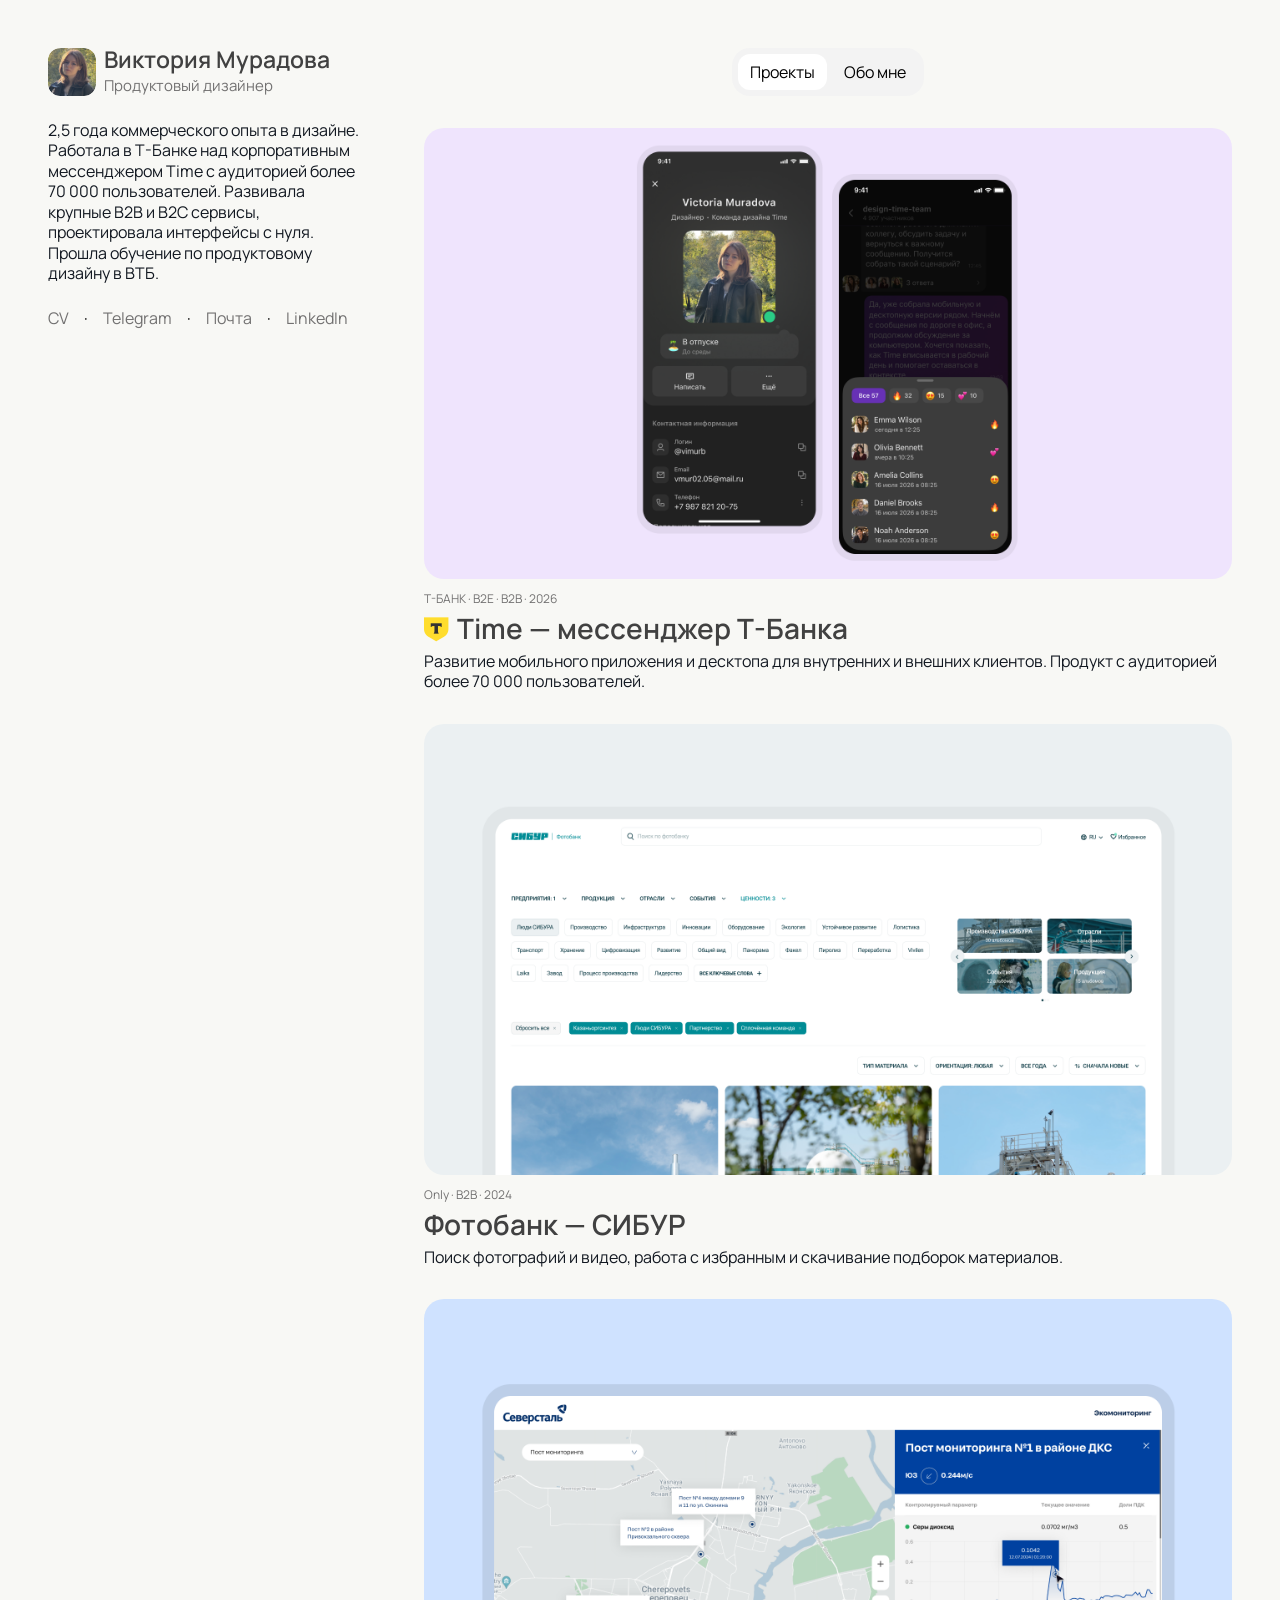
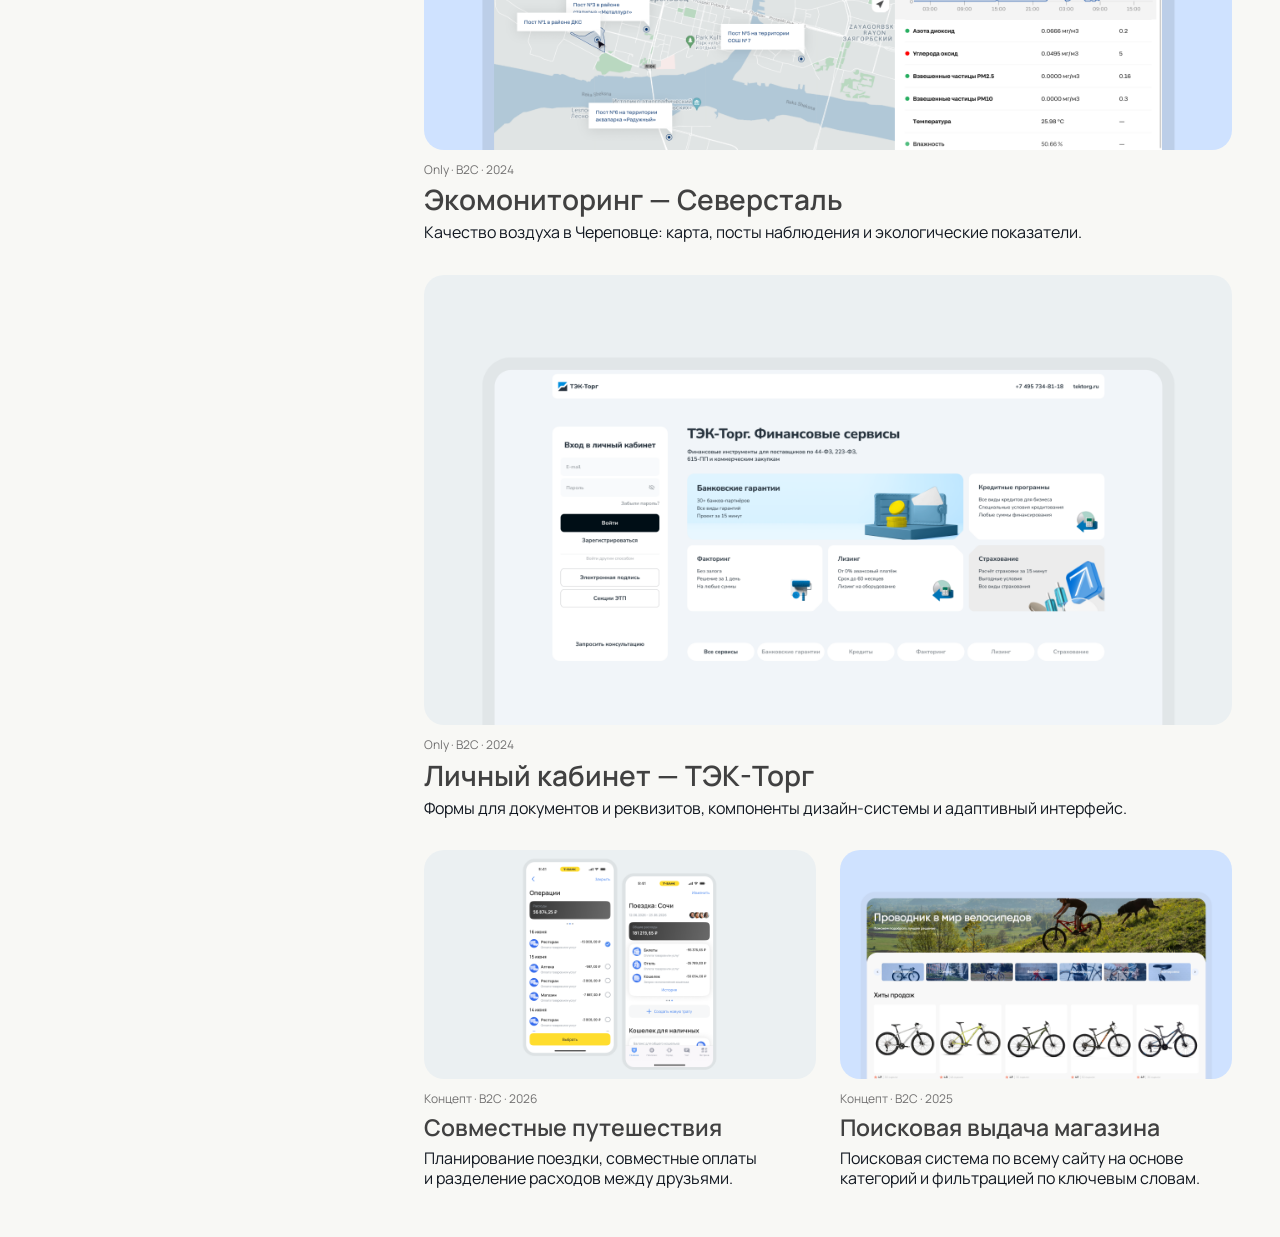
<file: index.html>
<!doctype html>
<html lang="ru">
<head>
  <meta charset="utf-8">
  <meta name="viewport" content="width=device-width, initial-scale=1">
  <meta name="description" content="Виктория Мурадова — продуктовый дизайнер. Time в Т-Банке, фотобанк СИБУРа, экомониторинг Северстали и личный кабинет ТЭК-Торг.">
  <meta name="theme-color" content="#f8f8f5">
  <meta name="color-scheme" content="light">
  <title>Продуктовый дизайнер — Виктория Мурадова</title>
  <link rel="icon" type="image/x-icon" href="favicon.ico" sizes="16x16 32x32 48x48"><link rel="icon" type="image/png" href="favicon.png" sizes="192x192"><link rel="apple-touch-icon" href="apple-touch-icon.png" sizes="180x180">
  <link rel="preconnect" href="https://fonts.googleapis.com">
  <link rel="preconnect" href="https://fonts.gstatic.com" crossorigin>
  <link href="https://fonts.googleapis.com/css2?family=Manrope:wght@400;500;600;700&display=swap" rel="stylesheet">
  <link rel="stylesheet" href="styles.css?v=a75f841a4595">
  <script src="site.js" defer></script>
</head>
<body class="page--projects">
  <!-- Yandex.Metrika counter -->
<script type="text/javascript">
    (function(m,e,t,r,i,k,a){
        m[i]=m[i]||function(){(m[i].a=m[i].a||[]).push(arguments)};
        m[i].l=1*new Date();
        for (var j = 0; j < document.scripts.length; j++) {if (document.scripts[j].src === r) { return; }}
        k=e.createElement(t),a=e.getElementsByTagName(t)[0],k.async=1,k.src=r,a.parentNode.insertBefore(k,a)
    })(window, document,'script','https://mc.yandex.ru/metrika/tag.js?id=114506341', 'ym');

    ym(114506341, 'init', {ssr:true, webvisor:true, clickmap:true, ecommerce:"dataLayer", referrer: document.referrer, url: location.href, accurateTrackBounce:true, trackLinks:true});
</script>
<noscript><div><img src="https://mc.yandex.ru/watch/114506341" style="position:absolute; left:-9999px;" alt="" /></div></noscript>
<!-- /Yandex.Metrika counter -->

  <a class="skip-link" href="#main">Перейти к содержимому</a>
  <div class="site-layout"><aside class="sidebar" aria-label="Виктория Мурадова — контакты">
      <a class="profile-header" href="index.html" aria-label="Виктория Мурадова — на главную">
        <span class="profile-avatar"><span class="asset-slot profile-avatar-image" style="position:relative;display:block;width:48px;max-width:100%;height:auto;aspect-ratio:48 / 48;overflow:hidden;border-radius:12px;line-height:0"><img src="figma-b826cb7b07b4a72d7522.jpg" alt="Виктория Мурадова" style="position:absolute;display:block;max-width:none;left:-38.7871%;top:-45.6287%;width:169.1764704%;height:216.3143808%;object-fit:fill;border-radius:0;transform-origin:0 0" width="3024" height="4032" loading="eager" decoding="async" fetchpriority="high"></span></span>
        <span class="profile-heading"><span class="profile-name">Виктория Мурадова</span><span class="profile-role">Продуктовый дизайнер</span></span>
      </a>
      <p class="profile-copy">2,5 года коммерческого опыта в дизайне. Работала в Т-Банке над корпоративным мессенджером Time с аудиторией более 70 000 пользователей. Развивала крупные B2B и B2C сервисы, проектировала интерфейсы с нуля. Прошла обучение по продуктовому дизайну в ВТБ.</p>
      <nav class="contact-links" aria-label="Контакты"><a href="https://drive.google.com/file/d/16rDUDZrLO9IRHw9cG02yjVSUFgBZ1Qi_/view?usp=sharing" target="_blank" rel="noopener noreferrer">CV</a><span class="contact-separator" aria-hidden="true">·</span><a href="https://t.me/vimurb" target="_blank" rel="noopener noreferrer">Telegram</a><span class="contact-separator" aria-hidden="true">·</span><a href="mailto:vmur02.05@mail.ru">Почта</a><span class="contact-separator" aria-hidden="true">·</span><a href="https://www.linkedin.com/in/%D0%B2%D0%B8%D0%BA%D0%B0-%D0%BC%D1%83%D1%80%D0%B0%D0%B4%D0%BE%D0%B2%D0%B0-5b9b90441/" target="_blank" rel="noopener noreferrer">LinkedIn</a></nav>
    </aside><main id="main" class="main-content"><nav class="tabs" aria-label="Разделы портфолио"><a href="index.html" class="tab is-active" aria-current=page>Проекты</a><a href="about.html" class="tab">Обо мне</a></nav><h1 class="visually-hidden">Избранные проекты</h1><section class="project-list" aria-label="Избранные проекты"><a class="project-card" href="time.html"><span class="asset-slot project-cover" style="position:relative;display:block;width:100%;max-width:100%;height:auto;aspect-ratio:968 / 540;overflow:hidden;border-radius:20px;line-height:0"><img src="figma-8a1969d5966077431340.webp" alt="Time — мессенджер Т-Банка" style="position:absolute;display:block;max-width:none;left:0%;top:0%;width:100.0000144%;height:100.000008%;object-fit:fill;border-radius:0;transform-origin:0 0" width="1936" height="1080" loading="eager" decoding="async" fetchpriority="high"></span><div class="project-info">
      <p class="project-meta">Т-БАНК · B2E · B2B · 2026</p>
      <h2 class="project-title"><span class="project-brand-icon"><span class="asset-slot" style="position:relative;display:block;width:25px;max-width:100%;height:auto;aspect-ratio:25 / 28;overflow:hidden;border-radius:0px;line-height:0"><img src="figma-d01b298f6fe79f45b6d8.webp" alt="" style="position:absolute;display:block;max-width:none;left:1.59374%;top:-1.21068%;width:320.27136%;height:102.542436%;object-fit:fill;border-radius:0;transform-origin:0 0" width="1280" height="459" loading="lazy" decoding="async"></span></span>Time — мессенджер Т-Банка</h2>
      <p class="project-description">Развитие мобильного приложения и десктопа для внутренних и внешних клиентов. Продукт с аудиторией более 70 000 пользователей.</p>
    </div></a><a class="project-card" href="photobank.html"><span class="asset-slot project-cover" style="position:relative;display:block;width:100%;max-width:100%;height:auto;aspect-ratio:968 / 540;overflow:hidden;border-radius:20px;line-height:0"><img src="figma-906f819ac3ff5e6c0e98.webp" alt="Фотобанк — СИБУР" style="position:absolute;display:block;max-width:none;left:0%;top:0%;width:100.0000144%;height:100.000008%;object-fit:fill;border-radius:0;transform-origin:0 0" width="1936" height="1080" loading="lazy" decoding="async"></span><div class="project-info">
      <p class="project-meta">Only · B2B · 2024</p>
      <h2 class="project-title">Фотобанк — СИБУР</h2>
      <p class="project-description">Поиск фотографий и видео, работа с избранным и скачивание подборок материалов.</p>
    </div></a><a class="project-card" href="eco.html"><span class="asset-slot project-cover" style="position:relative;display:block;width:100%;max-width:100%;height:auto;aspect-ratio:968 / 540;overflow:hidden;border-radius:20px;line-height:0"><img src="figma-be06c620650a6cbbffe9.webp" alt="Экомониторинг — Северсталь" style="position:absolute;display:block;max-width:none;left:0%;top:0%;width:100.0000144%;height:100.000008%;object-fit:fill;border-radius:0;transform-origin:0 0" width="1936" height="1080" loading="lazy" decoding="async"></span><div class="project-info">
      <p class="project-meta">Only · B2C · 2024</p>
      <h2 class="project-title">Экомониторинг — Северсталь</h2>
      <p class="project-description">Качество воздуха в Череповце: карта, посты наблюдения и экологические показатели.</p>
    </div></a><a class="project-card" href="tek-torg.html"><span class="asset-slot project-cover" style="position:relative;display:block;width:100%;max-width:100%;height:auto;aspect-ratio:968 / 540;overflow:hidden;border-radius:20px;line-height:0"><img src="figma-22b76ae2c0a23dad9e28.webp" alt="Личный кабинет — ТЭК-Торг" style="position:absolute;display:block;max-width:none;left:0%;top:0%;width:100.0000144%;height:100.000008%;object-fit:fill;border-radius:0;transform-origin:0 0" width="1936" height="1080" loading="lazy" decoding="async"></span><div class="project-info">
      <p class="project-meta">Only · B2C · 2024</p>
      <h2 class="project-title">Личный кабинет — ТЭК-Торг</h2>
      <p class="project-description">Формы для документов и реквизитов, компоненты дизайн-системы и адаптивный интерфейс.</p>
    </div></a></section><section class="secondary-projects" aria-label="Концепты"><article class="project-card"><button type="button" class="project-image-button" data-lightbox="figma-68ee09188326fed836d3.webp" data-caption="Совместные путешествия" aria-label="Открыть макет: Совместные путешествия"><span class="asset-slot project-cover" style="position:relative;display:block;width:100%;max-width:100%;height:auto;aspect-ratio:472 / 276;overflow:hidden;border-radius:20px;line-height:0"><img src="figma-68ee09188326fed836d3.webp" alt="Совместные путешествия" style="position:absolute;display:block;max-width:none;left:-2.41055%;top:0%;width:104.8210416%;height:100.000008%;object-fit:fill;border-radius:0;transform-origin:0 0" width="1936" height="1080" loading="lazy" decoding="async"></span></button><div class="project-info">
      <p class="project-meta">Концепт · B2C · 2026</p>
      <h2 class="project-title">Совместные путешествия</h2>
      <p class="project-description">Планирование поездки, совместные оплаты и разделение расходов между друзьями.</p>
    </div></article><article class="project-card"><button type="button" class="project-image-button" data-lightbox="figma-799f2a228300f34b98e2.webp" data-caption="Поисковая выдача магазина" aria-label="Открыть макет: Поисковая выдача магазина"><span class="asset-slot project-cover" style="position:relative;display:block;width:100%;max-width:100%;height:auto;aspect-ratio:472 / 276;overflow:hidden;border-radius:20px;line-height:0"><img src="figma-799f2a228300f34b98e2.webp" alt="Поисковая выдача магазина" style="position:absolute;display:block;max-width:none;left:-2.41055%;top:0%;width:104.8210416%;height:100.000008%;object-fit:fill;border-radius:0;transform-origin:0 0" width="1936" height="1080" loading="lazy" decoding="async"></span></button><div class="project-info">
      <p class="project-meta">Концепт · B2C · 2025</p>
      <h2 class="project-title">Поисковая выдача магазина</h2>
      <p class="project-description">Поисковая система по всему сайту на основе категорий и фильтрацией по ключевым словам.</p>
    </div></article></section></main></div>
</body>
</html>
</file>
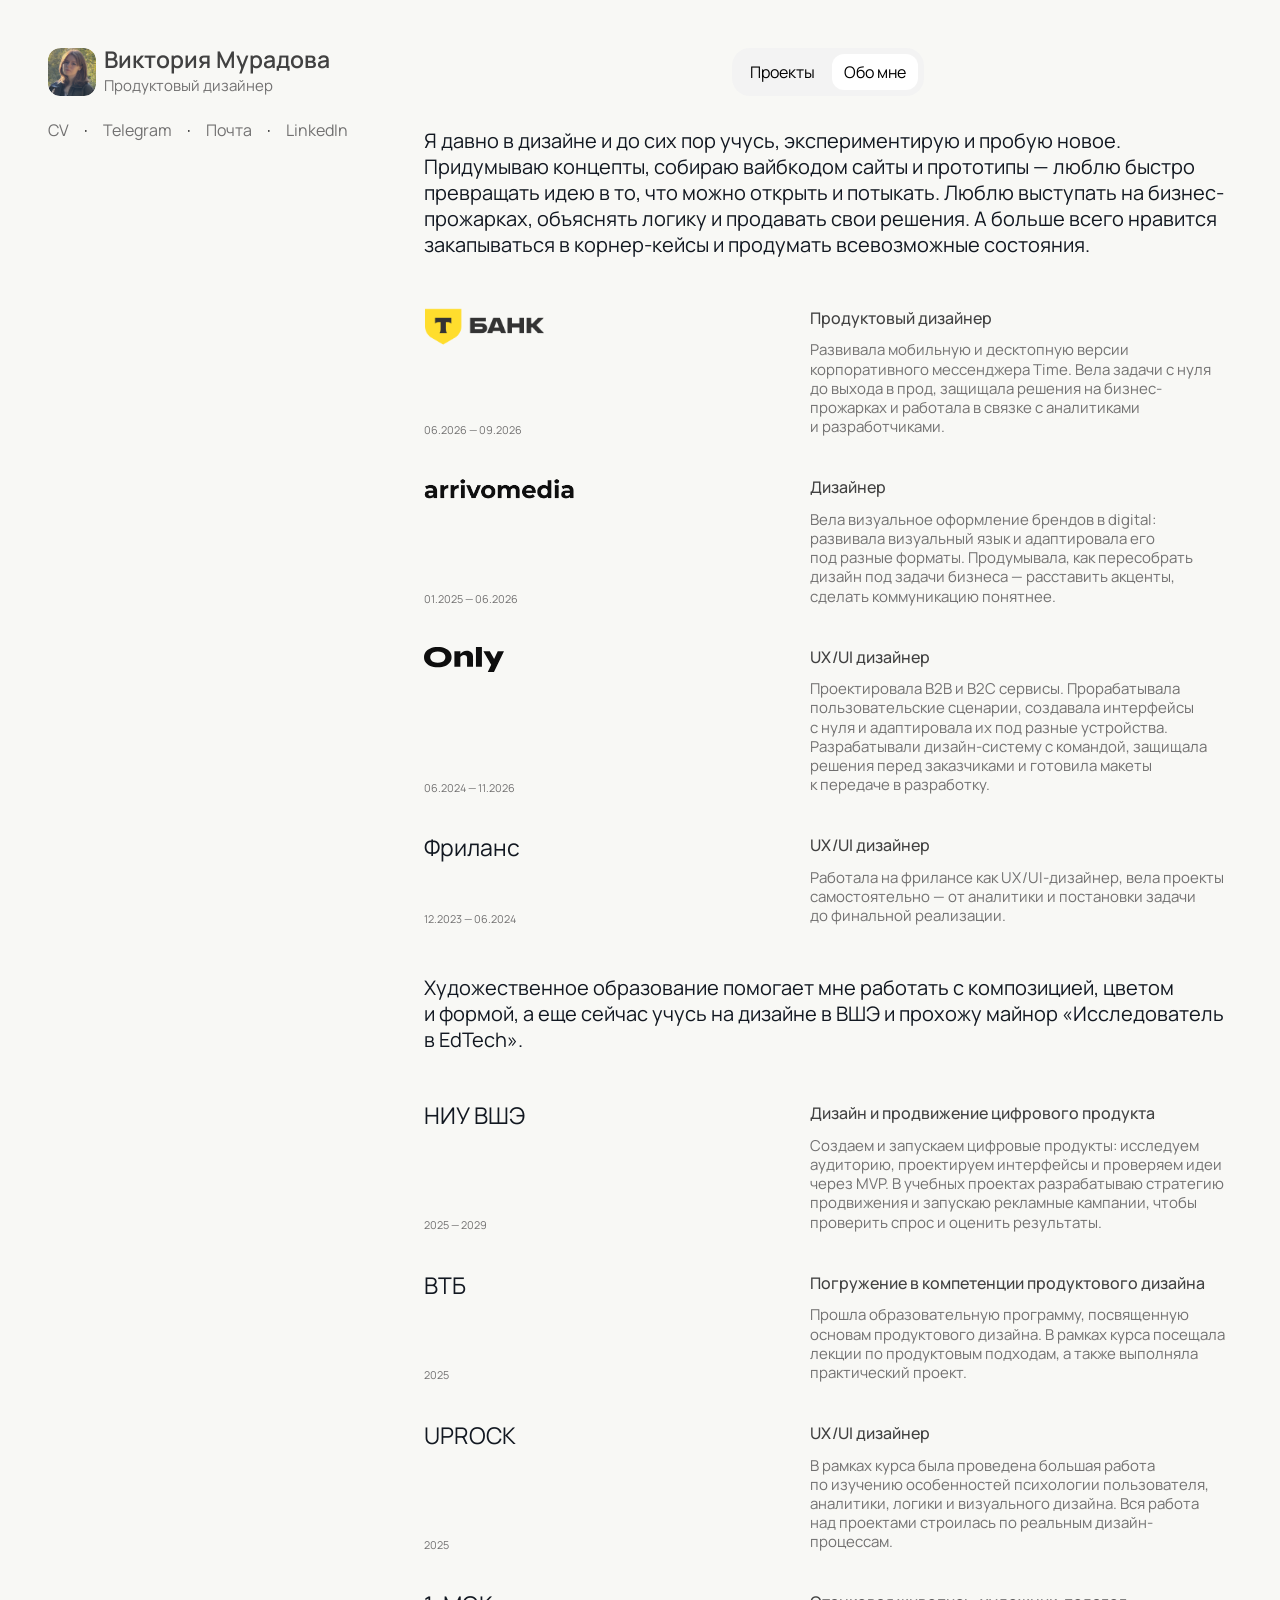
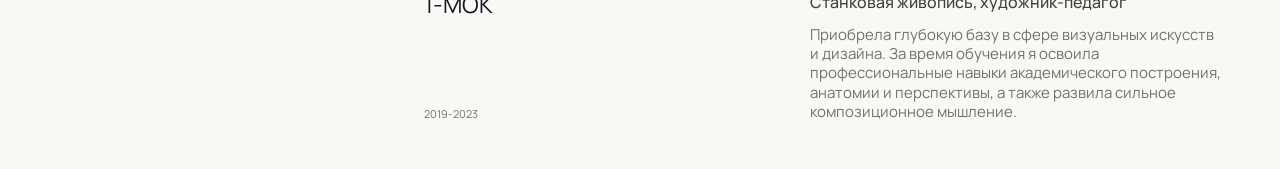
<file: about.html>
<!doctype html>
<html lang="ru">
<head>
  <meta charset="utf-8">
  <meta name="viewport" content="width=device-width, initial-scale=1">
  <meta name="description" content="Опыт, образование и подход Виктории Мурадовой к продуктовому дизайну.">
  <meta name="theme-color" content="#f8f8f5">
  <meta name="color-scheme" content="light">
  <title>Обо мне — Виктория Мурадова</title>
  <link rel="icon" type="image/x-icon" href="favicon.ico" sizes="16x16 32x32 48x48"><link rel="icon" type="image/png" href="favicon.png" sizes="192x192"><link rel="apple-touch-icon" href="apple-touch-icon.png" sizes="180x180">
  <link rel="preconnect" href="https://fonts.googleapis.com">
  <link rel="preconnect" href="https://fonts.gstatic.com" crossorigin>
  <link href="https://fonts.googleapis.com/css2?family=Manrope:wght@400;500;600;700&display=swap" rel="stylesheet">
  <link rel="stylesheet" href="styles.css?v=a75f841a4595">
  <script src="site.js" defer></script>
</head>
<body class="page--about">
  <!-- Yandex.Metrika counter -->
<script type="text/javascript">
    (function(m,e,t,r,i,k,a){
        m[i]=m[i]||function(){(m[i].a=m[i].a||[]).push(arguments)};
        m[i].l=1*new Date();
        for (var j = 0; j < document.scripts.length; j++) {if (document.scripts[j].src === r) { return; }}
        k=e.createElement(t),a=e.getElementsByTagName(t)[0],k.async=1,k.src=r,a.parentNode.insertBefore(k,a)
    })(window, document,'script','https://mc.yandex.ru/metrika/tag.js?id=114506341', 'ym');

    ym(114506341, 'init', {ssr:true, webvisor:true, clickmap:true, ecommerce:"dataLayer", referrer: document.referrer, url: location.href, accurateTrackBounce:true, trackLinks:true});
</script>
<noscript><div><img src="https://mc.yandex.ru/watch/114506341" style="position:absolute; left:-9999px;" alt="" /></div></noscript>
<!-- /Yandex.Metrika counter -->

  <a class="skip-link" href="#main">Перейти к содержимому</a>
  <div class="site-layout"><aside class="sidebar" aria-label="Виктория Мурадова — контакты">
      <a class="profile-header" href="index.html" aria-label="Виктория Мурадова — на главную">
        <span class="profile-avatar"><span class="asset-slot profile-avatar-image" style="position:relative;display:block;width:48px;max-width:100%;height:auto;aspect-ratio:48 / 48;overflow:hidden;border-radius:12px;line-height:0"><img src="figma-b826cb7b07b4a72d7522.jpg" alt="Виктория Мурадова" style="position:absolute;display:block;max-width:none;left:-38.7871%;top:-45.6287%;width:169.1764704%;height:216.3143808%;object-fit:fill;border-radius:0;transform-origin:0 0" width="3024" height="4032" loading="eager" decoding="async" fetchpriority="high"></span></span>
        <span class="profile-heading"><span class="profile-name">Виктория Мурадова</span><span class="profile-role">Продуктовый дизайнер</span></span>
      </a>
      
      <nav class="contact-links" aria-label="Контакты"><a href="https://drive.google.com/file/d/16rDUDZrLO9IRHw9cG02yjVSUFgBZ1Qi_/view?usp=sharing" target="_blank" rel="noopener noreferrer">CV</a><span class="contact-separator" aria-hidden="true">·</span><a href="https://t.me/vimurb" target="_blank" rel="noopener noreferrer">Telegram</a><span class="contact-separator" aria-hidden="true">·</span><a href="mailto:vmur02.05@mail.ru">Почта</a><span class="contact-separator" aria-hidden="true">·</span><a href="https://www.linkedin.com/in/%D0%B2%D0%B8%D0%BA%D0%B0-%D0%BC%D1%83%D1%80%D0%B0%D0%B4%D0%BE%D0%B2%D0%B0-5b9b90441/" target="_blank" rel="noopener noreferrer">LinkedIn</a></nav>
    </aside><main id="main" class="main-content"><nav class="tabs" aria-label="Разделы портфолио"><a href="index.html" class="tab">Проекты</a><a href="about.html" class="tab is-active" aria-current=page>Обо мне</a></nav><h1 class="visually-hidden">Обо мне</h1><section class="about-section"><p class="">Я давно в дизайне и до сих пор учусь, экспериментирую и пробую новое. Придумываю концепты, собираю вайбкодом сайты и прототипы — люблю быстро превращать идею в то, что можно открыть и потыкать. Люблю  выступать на бизнес-прожарках, объяснять логику и продавать свои решения. А больше всего нравится закапываться в корнер-кейсы и продумать всевозможные состояния.</p></section><section class="about-section"><div class="experience-list"><article class="experience-row"><div class="experience-brand"><div class="experience-brand-name"><span class="asset-slot experience-logo" style="position:relative;display:block;width:122px;max-width:100%;height:auto;aspect-ratio:122 / 38;overflow:hidden;border-radius:0px;line-height:0"><img src="figma-d01b298f6fe79f45b6d8.webp" alt="Т-Банк" style="position:absolute;display:block;max-width:none;left:0.485897%;top:-9.89075%;width:97.643776%;height:113.33628%;object-fit:fill;border-radius:0;transform-origin:0 0" width="1280" height="459" loading="lazy" decoding="async"></span></div><p class="experience-date">06.2026 — 09.2026</p></div><div class="experience-body"><h3>Продуктовый дизайнер</h3><p class="">Развивала мобильную и десктопную версии корпоративного мессенджера Time. Вела задачи с нуля до выхода в прод, защищала решения на бизнес-прожарках и работала в связке с аналитиками и разработчиками.</p></div></article><article class="experience-row"><div class="experience-brand"><div class="experience-brand-name"><span class="asset-slot experience-logo" style="position:relative;display:block;width:155px;max-width:100%;height:auto;aspect-ratio:155 / 26;overflow:hidden;border-radius:0px;line-height:0"><img src="figma-a045a411034261759f98.webp" alt="Arrivo Media" style="position:absolute;display:block;max-width:none;left:-5.87436%;top:-1.15403%;width:105.94224%;height:100.00004%;object-fit:fill;border-radius:0;transform-origin:0 0" width="1200" height="190" loading="lazy" decoding="async"></span></div><p class="experience-date">01.2025 — 06.2026</p></div><div class="experience-body"><h3>Дизайнер</h3><p class="">Вела визуальное оформление брендов в digital: развивала визуальный язык и адаптировала его под разные форматы. Продумывала, как пересобрать дизайн под задачи бизнеса — расставить акценты, сделать коммуникацию понятнее.</p></div></article><article class="experience-row"><div class="experience-brand"><div class="experience-brand-name"><span class="asset-slot experience-logo" style="position:relative;display:block;width:80.001px;max-width:100%;height:auto;aspect-ratio:80.001 / 25.249;overflow:hidden;border-radius:0px;line-height:0"><img src="figma-only-11ef4b37811b8436ddae.svg" alt="Only" style="position:absolute;display:block;max-width:none;left:0%;top:0%;width:100%;height:100%;object-fit:fill;border-radius:0;transform-origin:0 0" width="80" height="25" loading="lazy" decoding="async"></span></div><p class="experience-date">06.2024 — 11.2026</p></div><div class="experience-body"><h3>UX/UI дизайнер</h3><p class="">Проектировала B2B и B2C сервисы. Прорабатывала пользовательские сценарии, создавала интерфейсы с нуля и адаптировала их под разные устройства. Разрабатывали дизайн-систему с командой, защищала решения перед заказчиками и готовила макеты к передаче в разработку.</p></div></article><article class="experience-row"><div class="experience-brand"><div class="experience-brand-name">Фриланс</div><p class="experience-date">12.2023 — 06.2024</p></div><div class="experience-body"><h3>UX/UI дизайнер</h3><p class="">Работала на фрилансе как UX/UI-дизайнер, вела проекты самостоятельно — от аналитики и постановки задачи до финальной реализации.</p></div></article></div></section><section class="about-section"><p class="">Художественное образование помогает мне работать с композицией, цветом и формой, а еще сейчас учусь на дизайне в ВШЭ и прохожу майнор «Исследователь в EdTech».</p></section><section class="about-section"><div class="experience-list"><article class="experience-row"><div class="experience-brand"><div class="experience-brand-name">НИУ ВШЭ</div><p class="experience-date">2025 — 2029</p></div><div class="experience-body"><h3>Дизайн и продвижение цифрового продукта</h3><p class="">Создаем и запускаем цифровые продукты: исследуем аудиторию, проектируем интерфейсы и проверяем идеи через MVP. В учебных проектах разрабатываю стратегию продвижения и запускаю рекламные кампании, чтобы проверить спрос и оценить результаты.</p></div></article><article class="experience-row"><div class="experience-brand"><div class="experience-brand-name">ВТБ</div><p class="experience-date">2025</p></div><div class="experience-body"><h3>Погружение в компетенции продуктового дизайна</h3><p class="">Прошла образовательную программу, посвященную основам продуктового дизайна. В рамках курса посещала лекции по продуктовым подходам, а также выполняла практический проект.</p></div></article><article class="experience-row"><div class="experience-brand"><div class="experience-brand-name">UPROCK</div><p class="experience-date">2025</p></div><div class="experience-body"><h3>UX/UI дизайнер</h3><p class="">В рамках курса была проведена большая работа по изучению особенностей психологии пользователя, аналитики, логики и визуального дизайна. Вся работа над проектами строилась по реальным дизайн-процессам.</p></div></article><article class="experience-row"><div class="experience-brand"><div class="experience-brand-name">1-МОК</div><p class="experience-date">2019-2023</p></div><div class="experience-body"><h3>Станковая живопись, художник-педагог</h3><p class="">Приобрела глубокую базу в сфере визуальных искусств и дизайна. За время обучения я освоила профессиональные навыки академического построения, анатомии и перспективы, а также развила сильное композиционное мышление.</p></div></article></div></section></main></div>
</body>
</html>
</file>
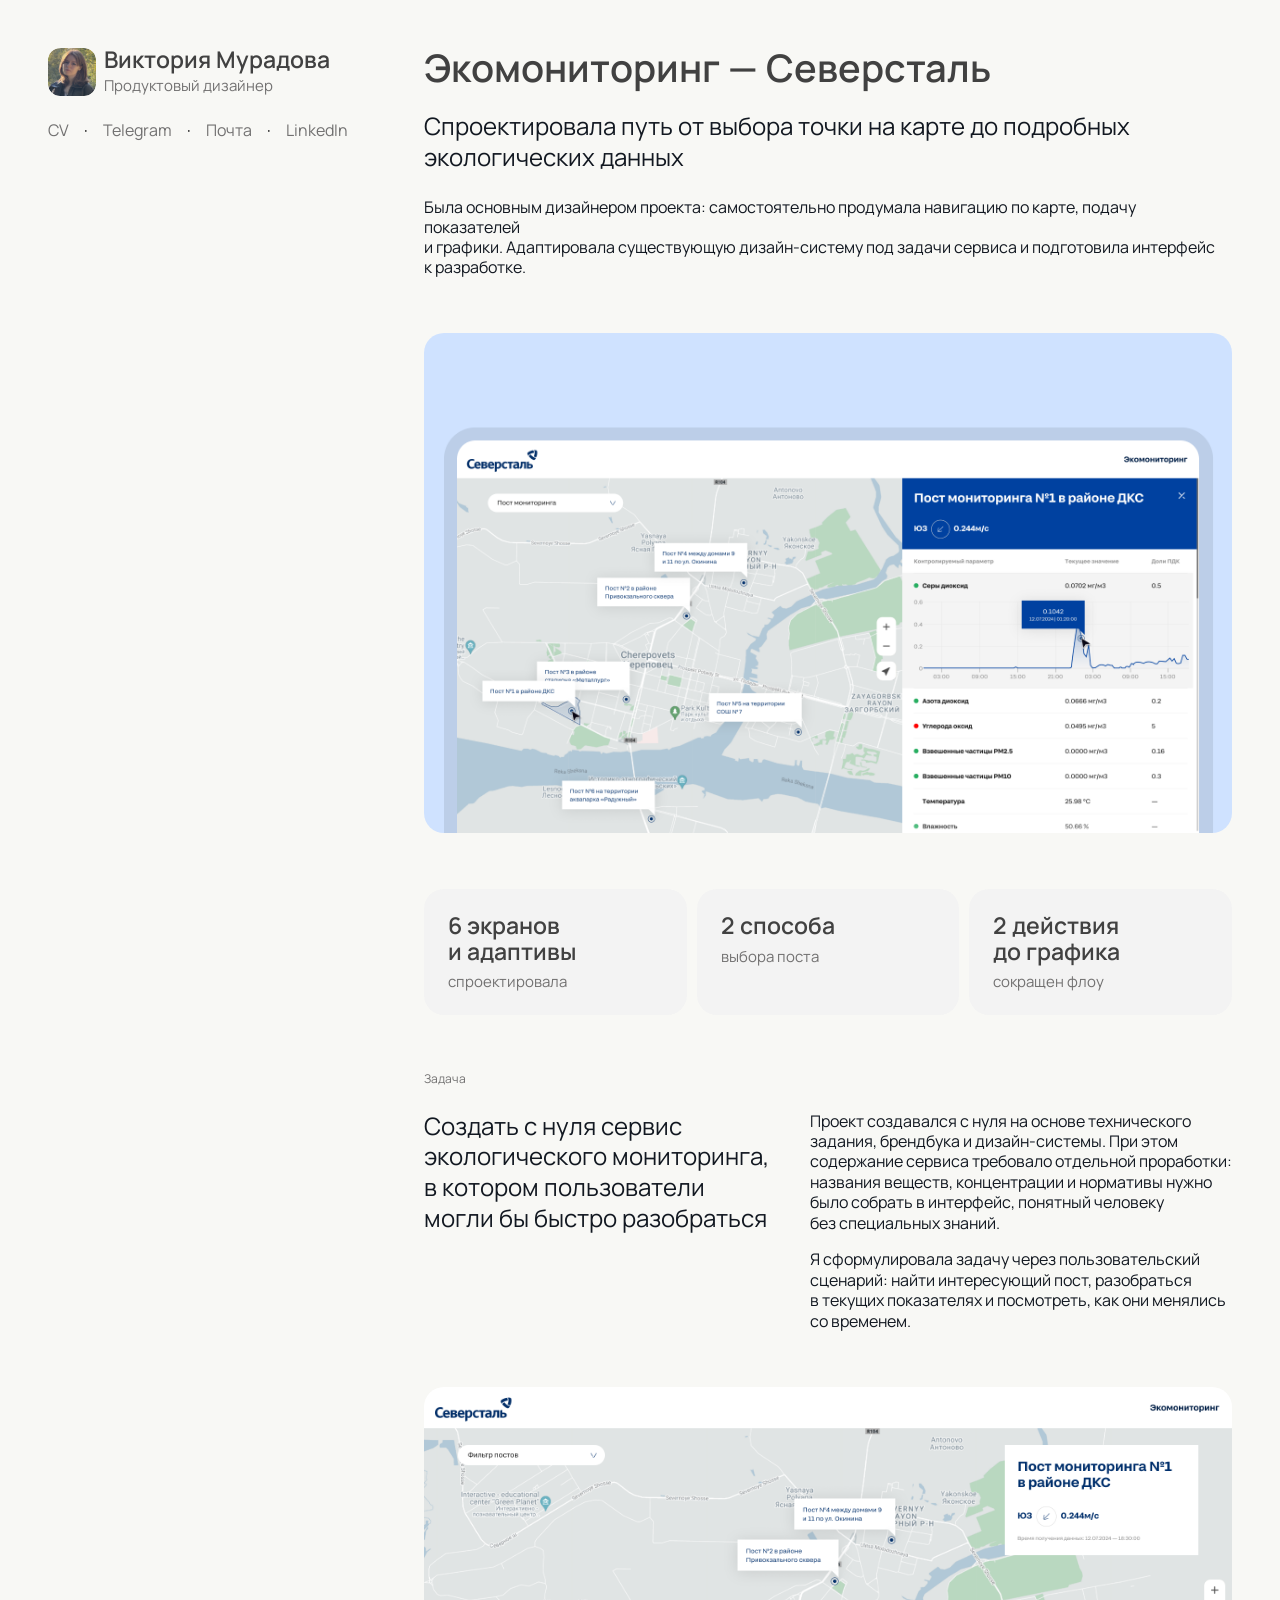
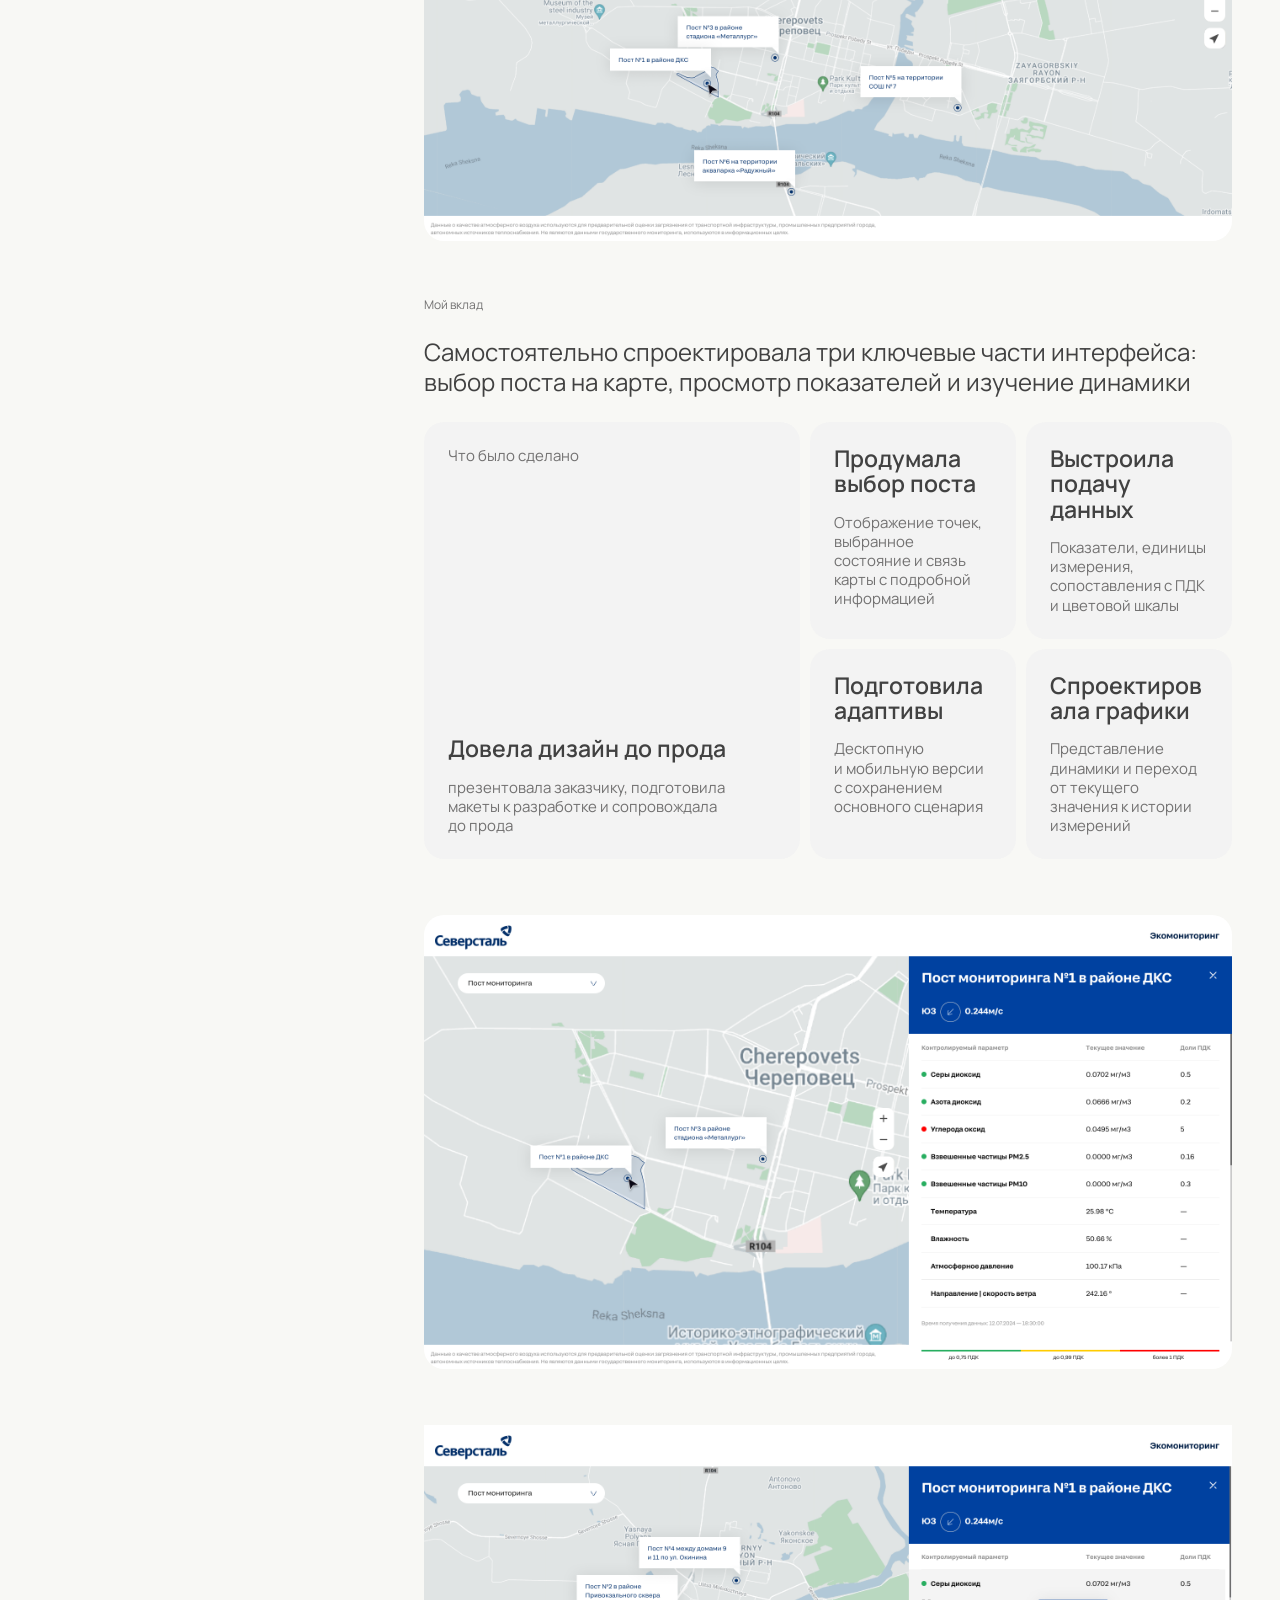
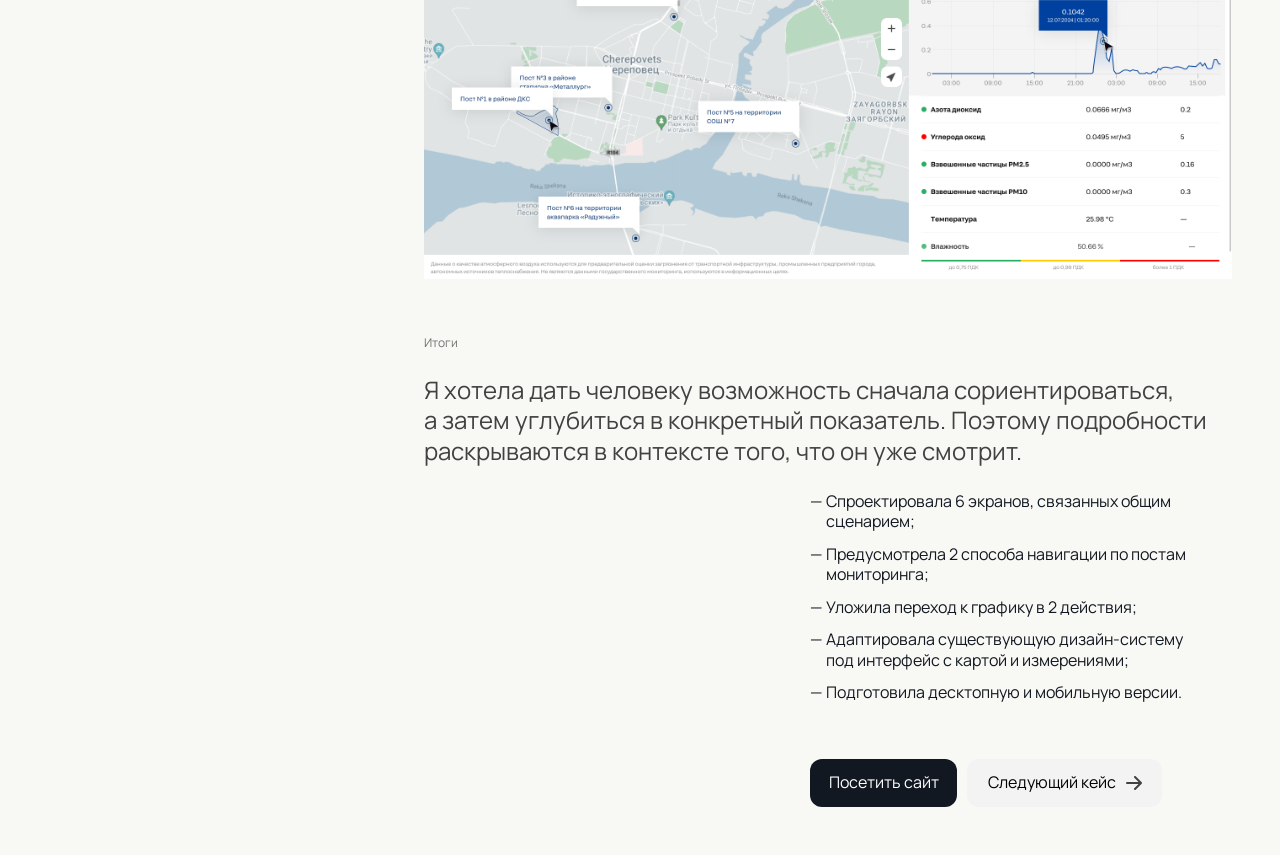
<file: eco.html>
<!doctype html>
<html lang="ru">
<head>
  <meta charset="utf-8">
  <meta name="viewport" content="width=device-width, initial-scale=1">
  <meta name="description" content="Экомониторинг — Северсталь. Спроектировала путь от выбора точки на карте до подробных экологических данных">
  <meta name="theme-color" content="#f8f8f5">
  <meta name="color-scheme" content="light">
  <title>Экомониторинг — Северсталь — Виктория Мурадова</title>
  <link rel="icon" type="image/x-icon" href="favicon.ico" sizes="16x16 32x32 48x48"><link rel="icon" type="image/png" href="favicon.png" sizes="192x192"><link rel="apple-touch-icon" href="apple-touch-icon.png" sizes="180x180">
  <link rel="preconnect" href="https://fonts.googleapis.com">
  <link rel="preconnect" href="https://fonts.gstatic.com" crossorigin>
  <link href="https://fonts.googleapis.com/css2?family=Manrope:wght@400;500;600;700&display=swap" rel="stylesheet">
  <link rel="stylesheet" href="styles.css?v=a75f841a4595">
  <script src="site.js" defer></script>
</head>
<body class="page--case">
  <!-- Yandex.Metrika counter -->
<script type="text/javascript">
    (function(m,e,t,r,i,k,a){
        m[i]=m[i]||function(){(m[i].a=m[i].a||[]).push(arguments)};
        m[i].l=1*new Date();
        for (var j = 0; j < document.scripts.length; j++) {if (document.scripts[j].src === r) { return; }}
        k=e.createElement(t),a=e.getElementsByTagName(t)[0],k.async=1,k.src=r,a.parentNode.insertBefore(k,a)
    })(window, document,'script','https://mc.yandex.ru/metrika/tag.js?id=114506341', 'ym');

    ym(114506341, 'init', {ssr:true, webvisor:true, clickmap:true, ecommerce:"dataLayer", referrer: document.referrer, url: location.href, accurateTrackBounce:true, trackLinks:true});
</script>
<noscript><div><img src="https://mc.yandex.ru/watch/114506341" style="position:absolute; left:-9999px;" alt="" /></div></noscript>
<!-- /Yandex.Metrika counter -->

  <a class="skip-link" href="#main">Перейти к содержимому</a>
  <div class="site-layout"><aside class="sidebar" aria-label="Виктория Мурадова — контакты">
      <a class="profile-header" href="index.html" aria-label="Виктория Мурадова — на главную">
        <span class="profile-avatar"><span class="asset-slot profile-avatar-image" style="position:relative;display:block;width:48px;max-width:100%;height:auto;aspect-ratio:48 / 48;overflow:hidden;border-radius:12px;line-height:0"><img src="figma-b826cb7b07b4a72d7522.jpg" alt="Виктория Мурадова" style="position:absolute;display:block;max-width:none;left:-38.7871%;top:-45.6287%;width:169.1764704%;height:216.3143808%;object-fit:fill;border-radius:0;transform-origin:0 0" width="3024" height="4032" loading="eager" decoding="async" fetchpriority="high"></span></span>
        <span class="profile-heading"><span class="profile-name">Виктория Мурадова</span><span class="profile-role">Продуктовый дизайнер</span></span>
      </a>
      
      <nav class="contact-links" aria-label="Контакты"><a href="https://drive.google.com/file/d/16rDUDZrLO9IRHw9cG02yjVSUFgBZ1Qi_/view?usp=sharing" target="_blank" rel="noopener noreferrer">CV</a><span class="contact-separator" aria-hidden="true">·</span><a href="https://t.me/vimurb" target="_blank" rel="noopener noreferrer">Telegram</a><span class="contact-separator" aria-hidden="true">·</span><a href="mailto:vmur02.05@mail.ru">Почта</a><span class="contact-separator" aria-hidden="true">·</span><a href="https://www.linkedin.com/in/%D0%B2%D0%B8%D0%BA%D0%B0-%D0%BC%D1%83%D1%80%D0%B0%D0%B4%D0%BE%D0%B2%D0%B0-5b9b90441/" target="_blank" rel="noopener noreferrer">LinkedIn</a></nav>
    </aside><main id="main" class="main-content"><header class="case-intro"><h1>Экомониторинг — Северсталь</h1><p class="lead">Спроектировала путь от выбора точки на карте до подробных экологических данных</p><p class="">Была основным дизайнером проекта: самостоятельно продумала навигацию по карте, подачу показателей
и графики. Адаптировала существующую дизайн-систему под задачи сервиса и подготовила интерфейс
к разработке.</p></header>
      <span class="asset-slot case-cover" style="position:relative;display:block;width:100%;max-width:100%;height:auto;aspect-ratio:968 / 600;overflow:hidden;border-radius:20px;line-height:0"><img src="figma-be06c620650a6cbbffe9.webp" alt="Интерфейс сервиса «Экомониторинг — Северсталь»" style="position:absolute;display:block;max-width:none;left:-5.55556%;top:0%;width:111.1111056%;height:100.000008%;object-fit:fill;border-radius:0;transform-origin:0 0" width="1936" height="1080" loading="eager" decoding="async" fetchpriority="high"></span><div class="facts"><article class="fact"><h3>6 экранов и адаптивы</h3><p>спроектировала</p></article><article class="fact"><h3>2 способа</h3><p>выбора поста</p></article><article class="fact"><h3>2 действия до графика</h3><p>сокращен флоу</p></article></div>
      <section class="case-section"><p class="section-label">Задача</p><div class="split"><h2>Создать с нуля сервис экологического мониторинга, в котором пользователи могли бы быстро разобраться</h2><div class="section-copy"><p class="">Проект создавался с нуля на основе технического задания, брендбука и дизайн-системы. При этом содержание сервиса требовало отдельной проработки: названия веществ, концентрации и нормативы нужно было собрать в интерфейс, понятный человеку без специальных знаний.</p><p class="">Я сформулировала задачу через пользовательский сценарий: найти интересующий пост, разобраться в текущих показателях и посмотреть, как они менялись со временем.</p></div></div></section>
      <figure class="case-media"><span class="asset-slot" style="position:relative;display:block;width:100%;max-width:100%;height:auto;aspect-ratio:968 / 544;overflow:hidden;border-radius:20px;line-height:0"><img src="figma-634212378954c37bb769.webp" alt="Интерфейс сервиса «Экомониторинг — Северсталь»: экран 1" style="position:absolute;display:block;max-width:none;left:0%;top:-0.0459559%;width:100.000128%;height:100.091808%;object-fit:fill;border-radius:0;transform-origin:0 0" width="3840" height="2160" loading="lazy" decoding="async"></span></figure>
      <section class="case-section"><p class="section-label">Мой вклад</p><h2>Самостоятельно спроектировала три ключевые части интерфейса: выбор поста на карте, просмотр показателей и изучение динамики</h2><div class="contribution-grid"><article class="contribution-main"><p class="section-label">Что было сделано</p><div><h3>Довела дизайн до прода</h3><p>презентовала заказчику, подготовила макеты к разработке и сопровождала до прода</p></div></article><div class="contribution-details"><article class="contribution-item"><div><h3>Продумала выбор поста</h3><p>Отображение точек, выбранное состояние и связь карты с подробной информацией</p></div></article><article class="contribution-item"><div><h3>Выстроила подачу данных</h3><p>Показатели, единицы измерения, сопоставления с ПДК и цветовой шкалы</p></div></article><article class="contribution-item"><div><h3>Подготовила адаптивы</h3><p>Десктопную и мобильную версии с сохранением основного сценария</p></div></article><article class="contribution-item"><div><h3>Спроектировала графики</h3><p>Представление динамики и переход от текущего значения к истории измерений</p></div></article></div></div></section>
      <figure class="case-media"><span class="asset-slot" style="position:relative;display:block;width:100%;max-width:100%;height:auto;aspect-ratio:968 / 544;overflow:hidden;border-radius:20px;line-height:0"><img src="figma-b5348fa32143a19f440e.webp" alt="Интерфейс сервиса «Экомониторинг — Северсталь»: экран 2" style="position:absolute;display:block;max-width:none;left:0%;top:-0.0459559%;width:100.000128%;height:100.091808%;object-fit:fill;border-radius:0;transform-origin:0 0" width="3840" height="2160" loading="lazy" decoding="async"></span></figure><figure class="case-media"><span class="asset-slot" style="position:relative;display:block;width:100%;max-width:100%;height:auto;aspect-ratio:968 / 544;overflow:hidden;border-radius:0px;line-height:0"><img src="figma-6b7402549c8fa74330d7.webp" alt="Интерфейс сервиса «Экомониторинг — Северсталь»: экран 3" style="position:absolute;display:block;max-width:none;left:0%;top:-0.0459559%;width:100.000128%;height:100.091808%;object-fit:fill;border-radius:0;transform-origin:0 0" width="3840" height="2160" loading="lazy" decoding="async"></span></figure>
      <section class="case-section case-results"><p class="section-label">Итоги</p><blockquote class="quote">Я хотела дать человеку возможность сначала сориентироваться, а затем углубиться в конкретный показатель. Поэтому подробности раскрываются в контексте того, что он уже смотрит.</blockquote><div class="split"><div></div><ul class="result-list"><li>Спроектировала 6 экранов, связанных общим сценарием;</li><li>Предусмотрела 2 способа навигации по постам мониторинга;</li><li>Уложила переход к графику в 2 действия;</li><li>Адаптировала существующую дизайн-систему под интерфейс с картой и измерениями;</li><li>Подготовила десктопную и мобильную версии.</li></ul></div></section>
      <nav class="case-navigation" aria-label="Навигация по проектам"><a class="button" href="https://severstal.com/rus/eco-monitoring/" target="_blank" rel="noopener noreferrer">Посетить сайт</a><a class="button button--secondary" href="tek-torg.html"><span>Следующий кейс</span><svg width="16" height="14" viewBox="0 0 16 14" fill="none" aria-hidden="true"><path d="M1 7H15M9 1L15 7L9 13" stroke="#414141" stroke-width="2" stroke-linecap="round" stroke-linejoin="round"/></svg></a></nav></main></div>
</body>
</html>
</file>
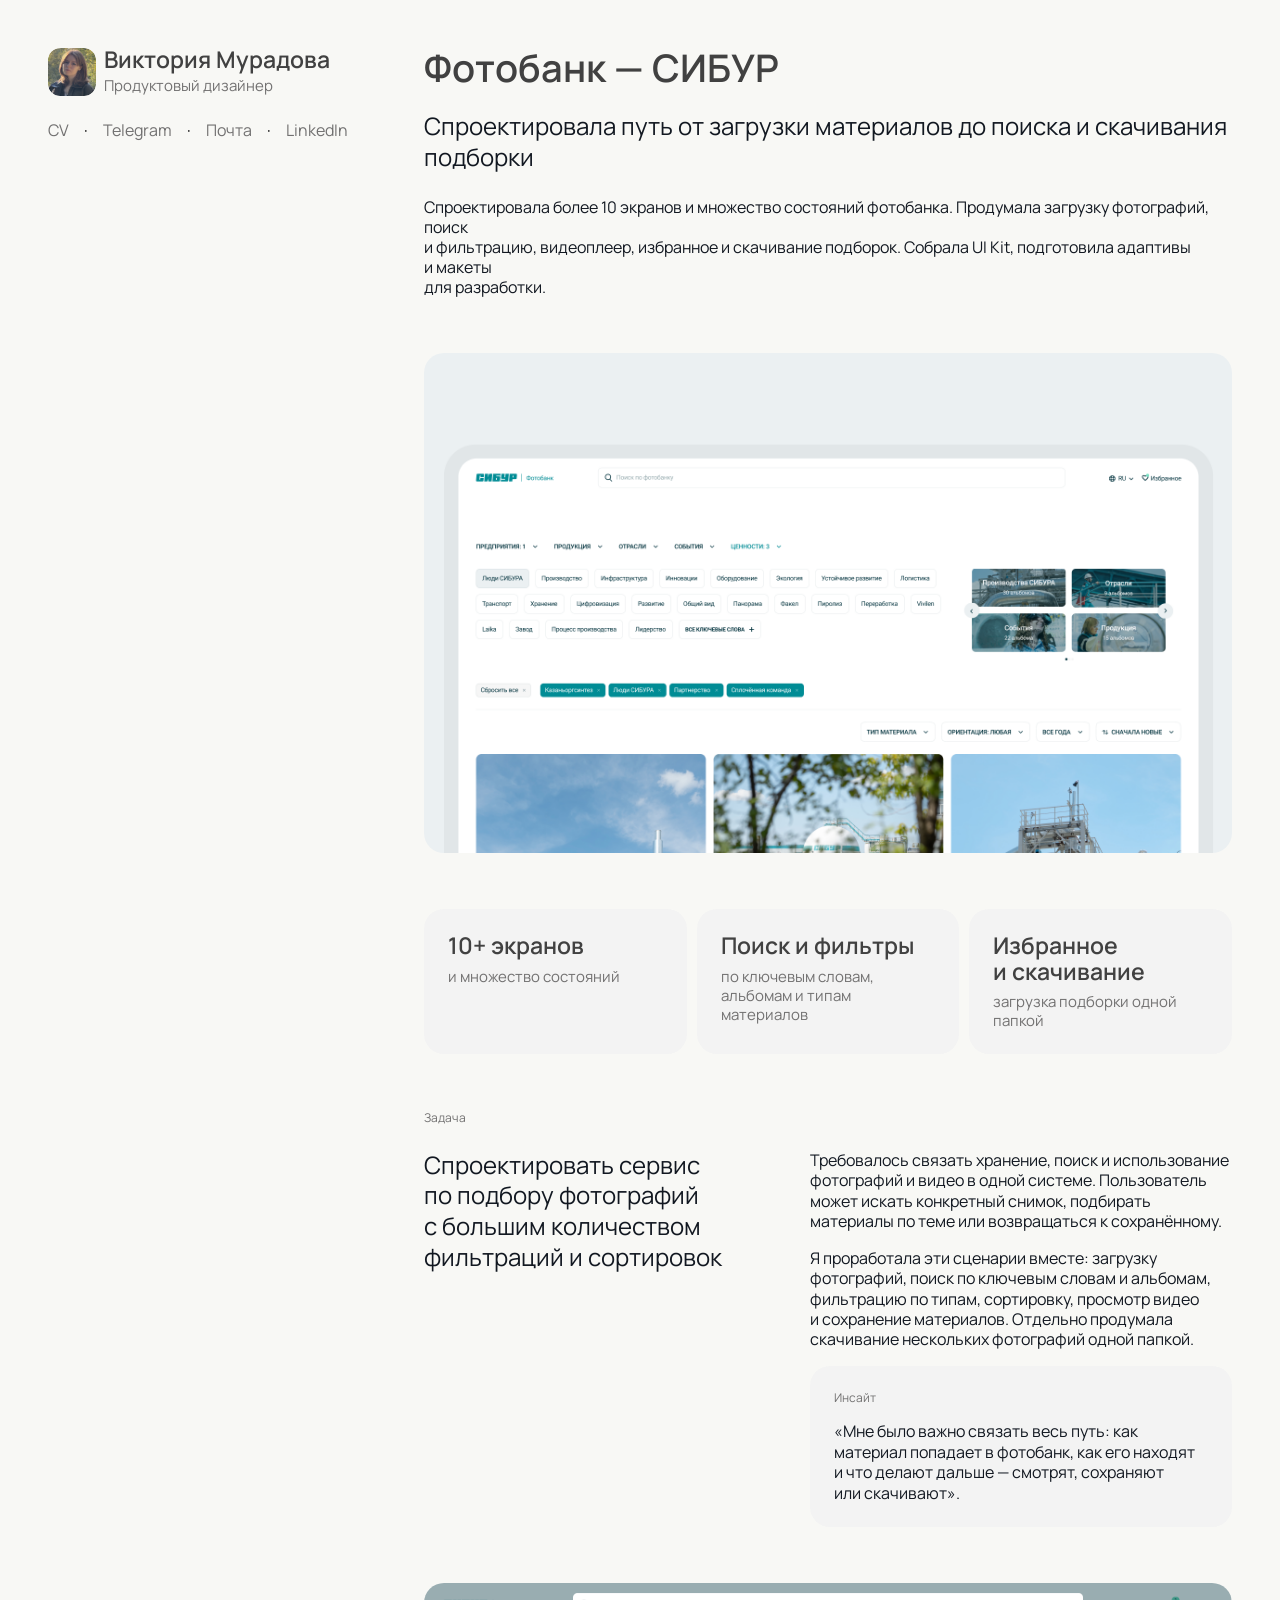
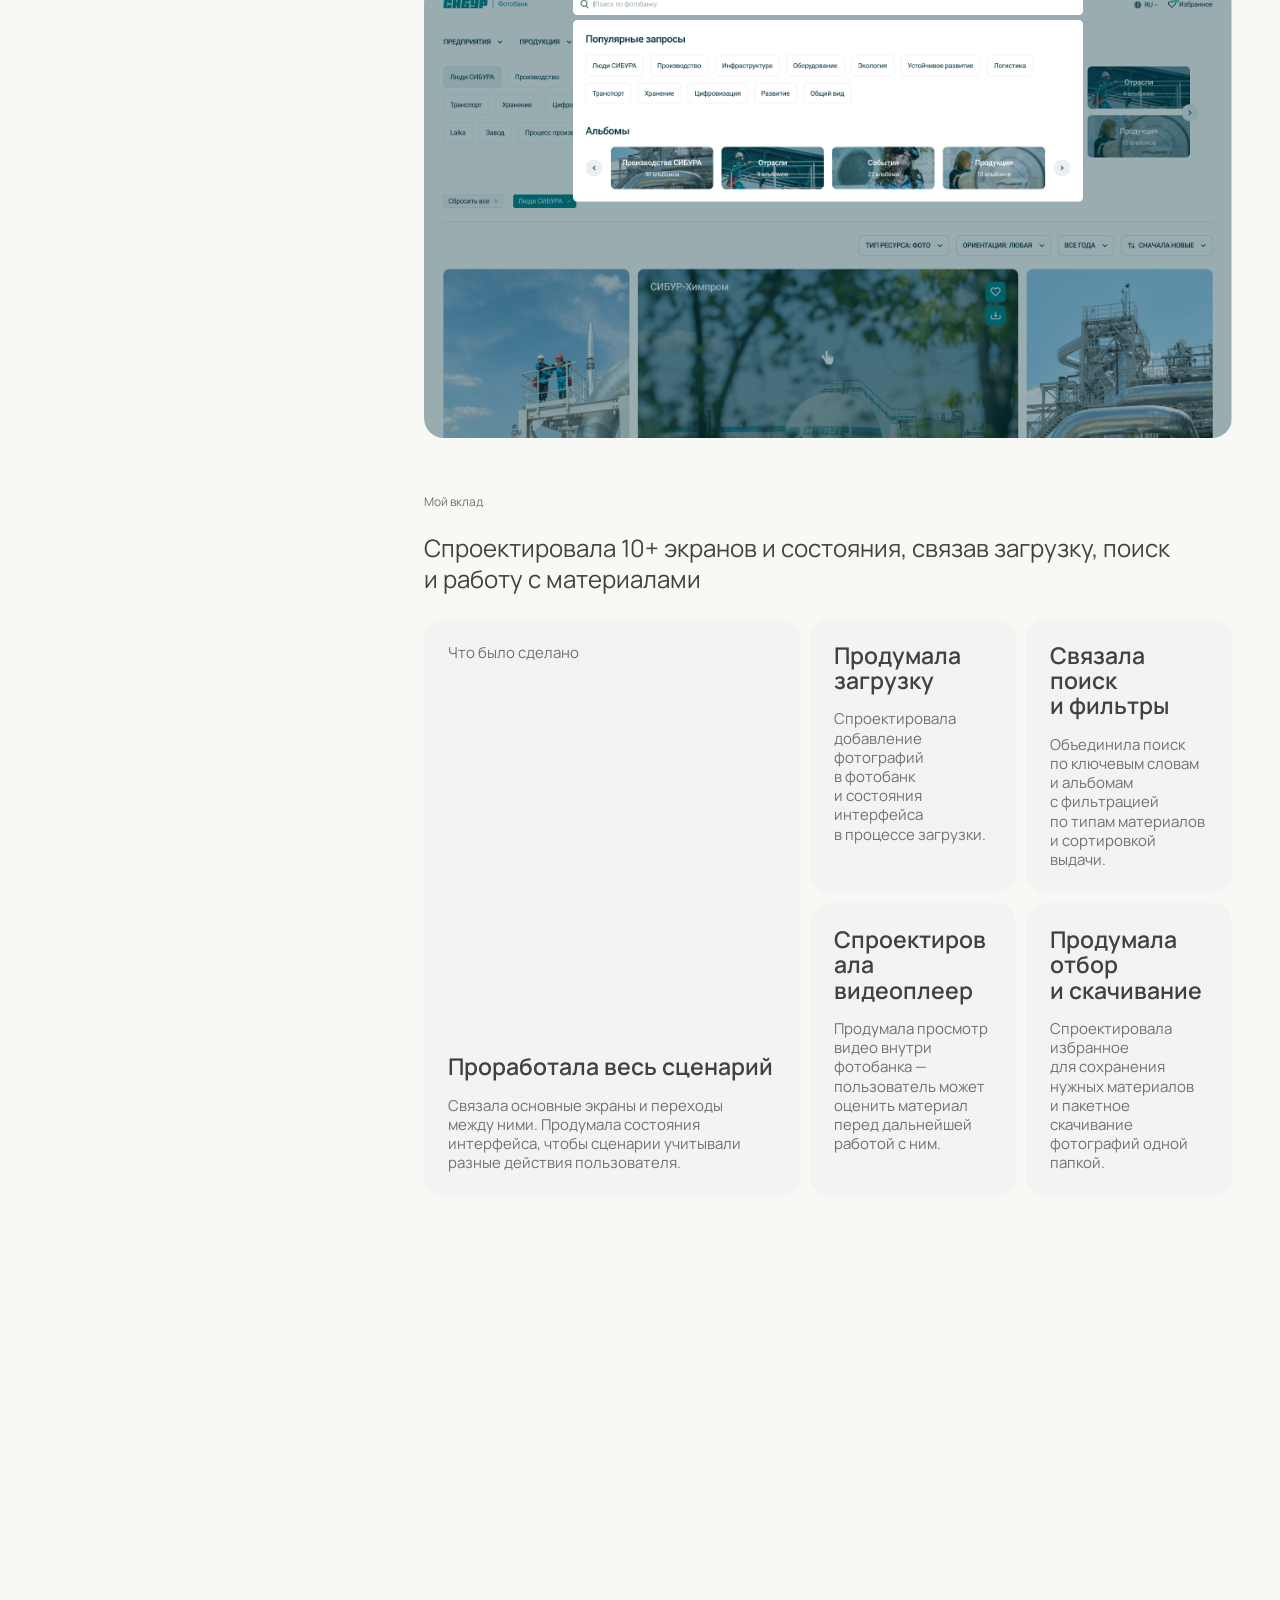
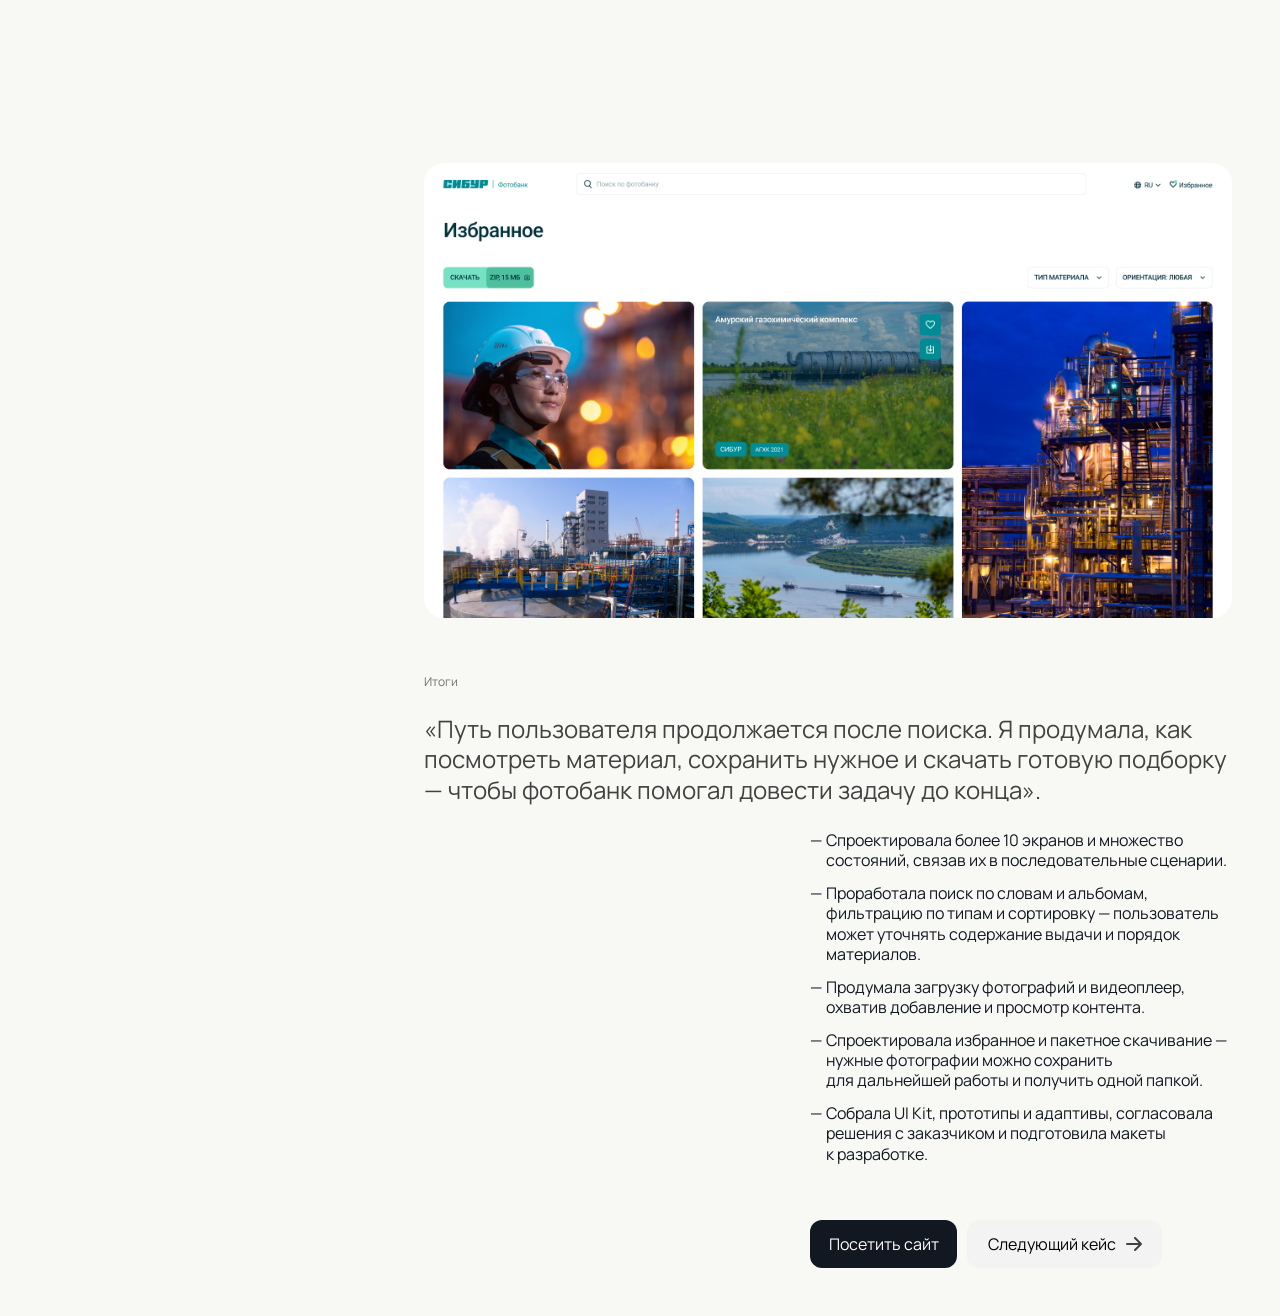
<file: photobank.html>
<!doctype html>
<html lang="ru">
<head>
  <meta charset="utf-8">
  <meta name="viewport" content="width=device-width, initial-scale=1">
  <meta name="description" content="Фотобанк — СИБУР. Спроектировала путь от загрузки материалов до поиска и скачивания подборки">
  <meta name="theme-color" content="#f8f8f5">
  <meta name="color-scheme" content="light">
  <title>Фотобанк — СИБУР — Виктория Мурадова</title>
  <link rel="icon" type="image/x-icon" href="favicon.ico" sizes="16x16 32x32 48x48"><link rel="icon" type="image/png" href="favicon.png" sizes="192x192"><link rel="apple-touch-icon" href="apple-touch-icon.png" sizes="180x180">
  <link rel="preconnect" href="https://fonts.googleapis.com">
  <link rel="preconnect" href="https://fonts.gstatic.com" crossorigin>
  <link href="https://fonts.googleapis.com/css2?family=Manrope:wght@400;500;600;700&display=swap" rel="stylesheet">
  <link rel="stylesheet" href="styles.css?v=a75f841a4595">
  <script src="site.js" defer></script>
</head>
<body class="page--case">
  <!-- Yandex.Metrika counter -->
<script type="text/javascript">
    (function(m,e,t,r,i,k,a){
        m[i]=m[i]||function(){(m[i].a=m[i].a||[]).push(arguments)};
        m[i].l=1*new Date();
        for (var j = 0; j < document.scripts.length; j++) {if (document.scripts[j].src === r) { return; }}
        k=e.createElement(t),a=e.getElementsByTagName(t)[0],k.async=1,k.src=r,a.parentNode.insertBefore(k,a)
    })(window, document,'script','https://mc.yandex.ru/metrika/tag.js?id=114506341', 'ym');

    ym(114506341, 'init', {ssr:true, webvisor:true, clickmap:true, ecommerce:"dataLayer", referrer: document.referrer, url: location.href, accurateTrackBounce:true, trackLinks:true});
</script>
<noscript><div><img src="https://mc.yandex.ru/watch/114506341" style="position:absolute; left:-9999px;" alt="" /></div></noscript>
<!-- /Yandex.Metrika counter -->

  <a class="skip-link" href="#main">Перейти к содержимому</a>
  <div class="site-layout"><aside class="sidebar" aria-label="Виктория Мурадова — контакты">
      <a class="profile-header" href="index.html" aria-label="Виктория Мурадова — на главную">
        <span class="profile-avatar"><span class="asset-slot profile-avatar-image" style="position:relative;display:block;width:48px;max-width:100%;height:auto;aspect-ratio:48 / 48;overflow:hidden;border-radius:12px;line-height:0"><img src="figma-b826cb7b07b4a72d7522.jpg" alt="Виктория Мурадова" style="position:absolute;display:block;max-width:none;left:-38.7871%;top:-45.6287%;width:169.1764704%;height:216.3143808%;object-fit:fill;border-radius:0;transform-origin:0 0" width="3024" height="4032" loading="eager" decoding="async" fetchpriority="high"></span></span>
        <span class="profile-heading"><span class="profile-name">Виктория Мурадова</span><span class="profile-role">Продуктовый дизайнер</span></span>
      </a>
      
      <nav class="contact-links" aria-label="Контакты"><a href="https://drive.google.com/file/d/16rDUDZrLO9IRHw9cG02yjVSUFgBZ1Qi_/view?usp=sharing" target="_blank" rel="noopener noreferrer">CV</a><span class="contact-separator" aria-hidden="true">·</span><a href="https://t.me/vimurb" target="_blank" rel="noopener noreferrer">Telegram</a><span class="contact-separator" aria-hidden="true">·</span><a href="mailto:vmur02.05@mail.ru">Почта</a><span class="contact-separator" aria-hidden="true">·</span><a href="https://www.linkedin.com/in/%D0%B2%D0%B8%D0%BA%D0%B0-%D0%BC%D1%83%D1%80%D0%B0%D0%B4%D0%BE%D0%B2%D0%B0-5b9b90441/" target="_blank" rel="noopener noreferrer">LinkedIn</a></nav>
    </aside><main id="main" class="main-content"><header class="case-intro"><h1>Фотобанк — СИБУР</h1><p class="lead">Спроектировала путь от загрузки материалов до поиска и скачивания подборки</p><p class="">Спроектировала более 10 экранов и множество состояний фотобанка. Продумала загрузку фотографий, поиск
и фильтрацию, видеоплеер, избранное и скачивание подборок. Собрала UI Kit, подготовила адаптивы и макеты
для разработки.</p></header>
      <span class="asset-slot case-cover" style="position:relative;display:block;width:100%;max-width:100%;height:auto;aspect-ratio:968 / 600;overflow:hidden;border-radius:20px;line-height:0"><img src="figma-906f819ac3ff5e6c0e98.webp" alt="Интерфейс сервиса «Фотобанк — СИБУР»" style="position:absolute;display:block;max-width:none;left:-5.55556%;top:0%;width:111.1111056%;height:100.000008%;object-fit:fill;border-radius:0;transform-origin:0 0" width="1936" height="1080" loading="eager" decoding="async" fetchpriority="high"></span><div class="facts"><article class="fact"><h3>10+ экранов</h3><p>и множество состояний</p></article><article class="fact"><h3>Поиск и фильтры</h3><p>по ключевым словам, альбомам и типам материалов</p></article><article class="fact"><h3>Избранное и скачивание</h3><p>загрузка подборки одной папкой</p></article></div>
      <section class="case-section"><p class="section-label">Задача</p><div class="split"><h2>Спроектировать сервис по подбору фотографий с большим количеством фильтраций и сортировок</h2><div class="section-copy"><p class="">Требовалось связать хранение, поиск и использование фотографий и видео в одной системе. Пользователь может искать конкретный снимок, подбирать материалы по теме или возвращаться к сохранённому.</p><p class="">Я проработала эти сценарии вместе: загрузку фотографий, поиск по ключевым словам и альбомам, фильтрацию по типам, сортировку, просмотр видео и сохранение материалов. Отдельно продумала скачивание нескольких фотографий одной папкой.</p><blockquote class="insight"><span class="section-label">Инсайт</span><p>«Мне было важно связать весь путь: как материал попадает в фотобанк, как его находят и что делают дальше — смотрят, сохраняют или скачивают».</p></blockquote></div></div></section>
      <figure class="case-media"><span class="asset-slot" style="position:relative;display:block;width:100%;max-width:100%;height:auto;aspect-ratio:968 / 545;overflow:hidden;border-radius:20px;line-height:0"><img src="figma-e380b52808c8ff28febe.webp" alt="Интерфейс сервиса «Фотобанк — СИБУР»: экран 1" style="position:absolute;display:block;max-width:none;left:-0.0459137%;top:0%;width:100.091904%;height:100.000008%;object-fit:fill;border-radius:0;transform-origin:0 0" width="3840" height="2160" loading="lazy" decoding="async"></span></figure>
      <section class="case-section"><p class="section-label">Мой вклад</p><h2>Спроектировала 10+ экранов и состояния, связав загрузку, поиск и работу с материалами</h2><div class="contribution-grid"><article class="contribution-main"><p class="section-label">Что было сделано</p><div><h3>Проработала весь сценарий</h3><p>Связала основные экраны и переходы между ними. Продумала состояния интерфейса, чтобы сценарии учитывали разные действия пользователя.</p></div></article><div class="contribution-details"><article class="contribution-item"><div><h3>Продумала загрузку</h3><p>Спроектировала добавление фотографий в фотобанк и состояния интерфейса в процессе загрузки.</p></div></article><article class="contribution-item"><div><h3>Связала поиск и фильтры</h3><p>Объединила поиск по ключевым словам и альбомам с фильтрацией по типам материалов и сортировкой выдачи.</p></div></article><article class="contribution-item"><div><h3>Спроектировала видеоплеер</h3><p>Продумала просмотр видео внутри фотобанка — пользователь может оценить материал перед дальнейшей работой с ним.</p></div></article><article class="contribution-item"><div><h3>Продумала отбор и скачивание</h3><p>Спроектировала избранное для сохранения нужных материалов и пакетное скачивание фотографий одной папкой.</p></div></article></div></div></section>
      <figure class="case-media"><span class="asset-slot" style="position:relative;display:block;width:100%;max-width:100%;height:auto;aspect-ratio:968 / 545;overflow:hidden;border-radius:20px;line-height:0"><img src="figma-a5d63bf7123c715d46da.webp" alt="Интерфейс сервиса «Фотобанк — СИБУР»: экран 2" style="position:absolute;display:block;max-width:none;left:-0.0459137%;top:0%;width:100.091904%;height:100.000008%;object-fit:fill;border-radius:0;transform-origin:0 0" width="1920" height="1080" loading="lazy" decoding="async"></span></figure><figure class="case-media"><span class="asset-slot" style="position:relative;display:block;width:100%;max-width:100%;height:auto;aspect-ratio:968 / 545;overflow:hidden;border-radius:20px;line-height:0"><img src="figma-478982b03fac9045714b.webp" alt="Интерфейс сервиса «Фотобанк — СИБУР»: экран 3" style="position:absolute;display:block;max-width:none;left:-0.0459137%;top:0%;width:100.091904%;height:100.000008%;object-fit:fill;border-radius:0;transform-origin:0 0" width="3840" height="2160" loading="lazy" decoding="async"></span></figure>
      <section class="case-section case-results"><p class="section-label">Итоги</p><blockquote class="quote">«Путь пользователя продолжается после поиска. Я продумала, как посмотреть материал, сохранить нужное и скачать готовую подборку — чтобы фотобанк помогал довести задачу до конца».</blockquote><div class="split"><div></div><ul class="result-list"><li>Спроектировала более 10 экранов и множество состояний, связав их в последовательные сценарии.</li><li>Проработала поиск по словам и альбомам, фильтрацию по типам и сортировку — пользователь может уточнять содержание выдачи и порядок материалов.</li><li>Продумала загрузку фотографий и видеоплеер, охватив добавление и просмотр контента.</li><li>Спроектировала избранное и пакетное скачивание — нужные фотографии можно сохранить для дальнейшей работы и получить одной папкой.</li><li>Собрала UI Kit, прототипы и адаптивы, согласовала решения с заказчиком и подготовила макеты к разработке.</li></ul></div></section>
      <nav class="case-navigation" aria-label="Навигация по проектам"><a class="button" href="https://photo.sibur.ru/" target="_blank" rel="noopener noreferrer">Посетить сайт</a><a class="button button--secondary" href="eco.html"><span>Следующий кейс</span><svg width="16" height="14" viewBox="0 0 16 14" fill="none" aria-hidden="true"><path d="M1 7H15M9 1L15 7L9 13" stroke="#414141" stroke-width="2" stroke-linecap="round" stroke-linejoin="round"/></svg></a></nav></main></div>
</body>
</html>
</file>
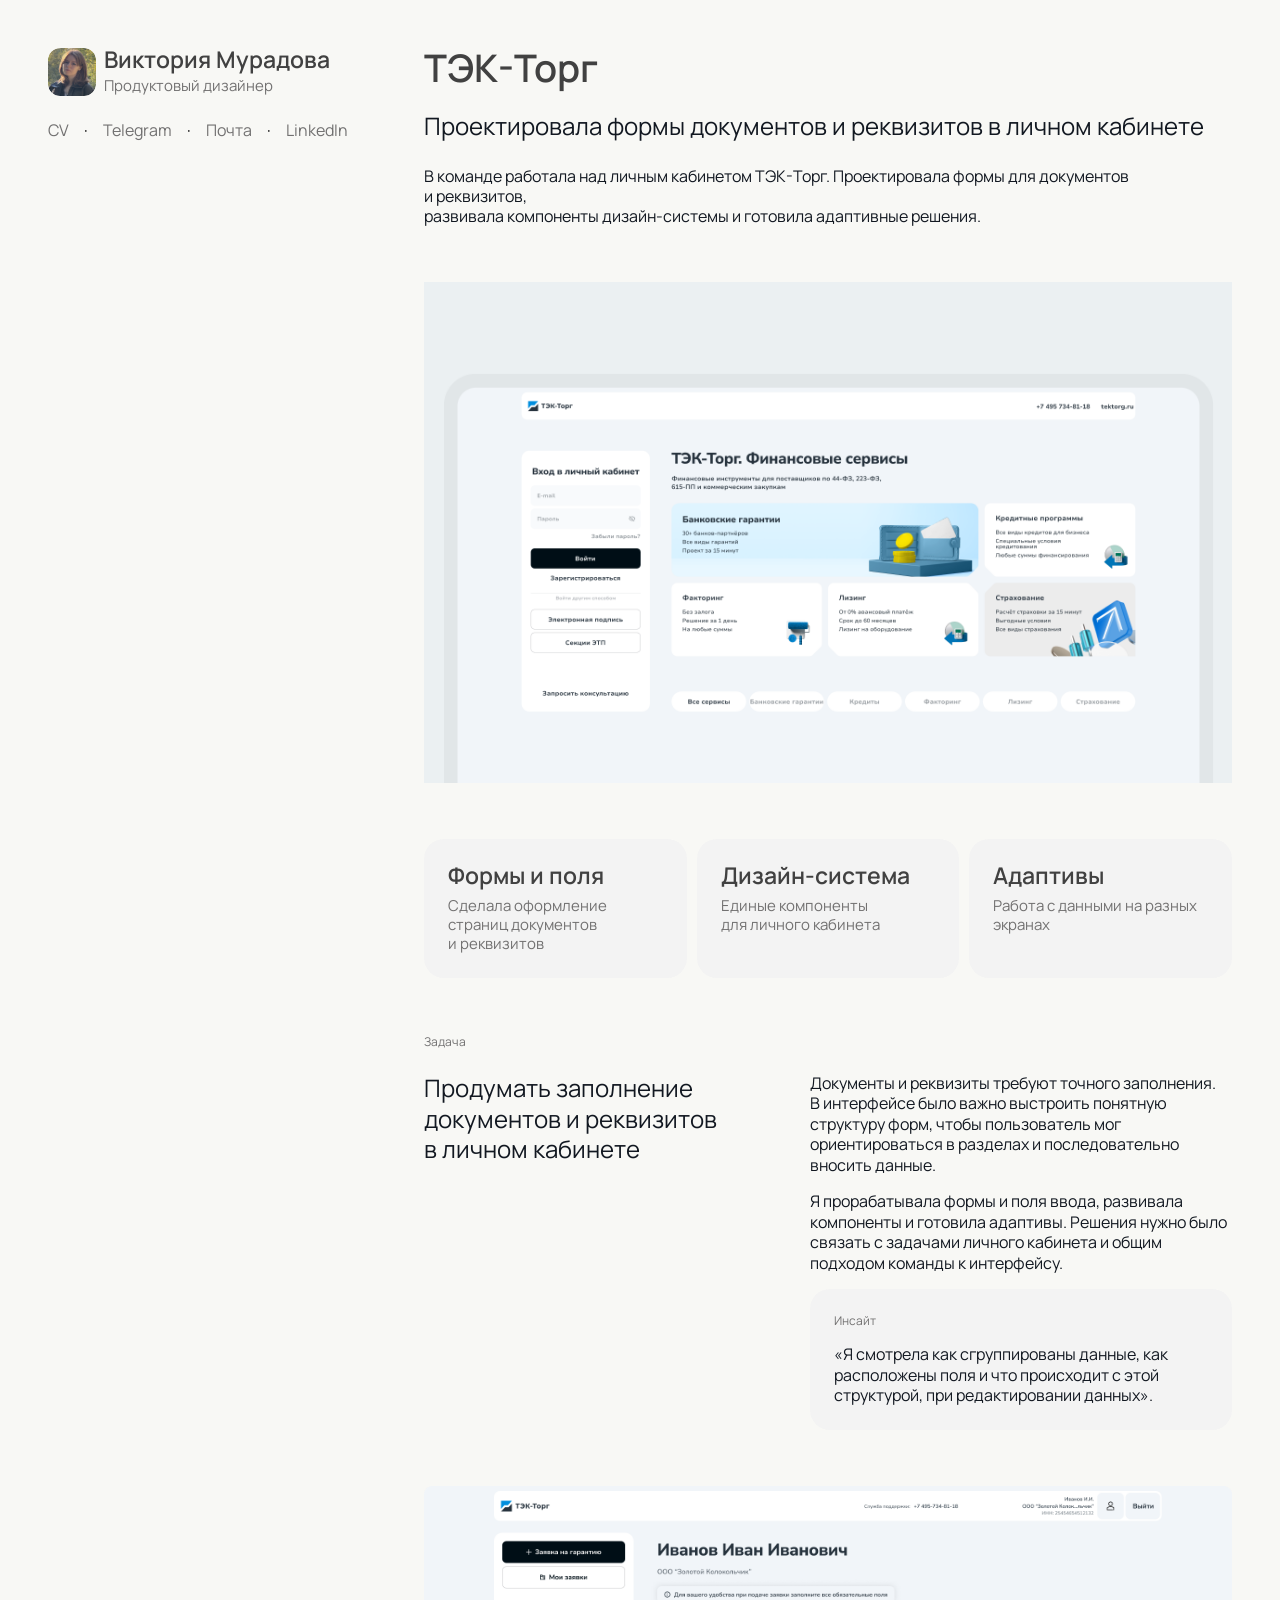
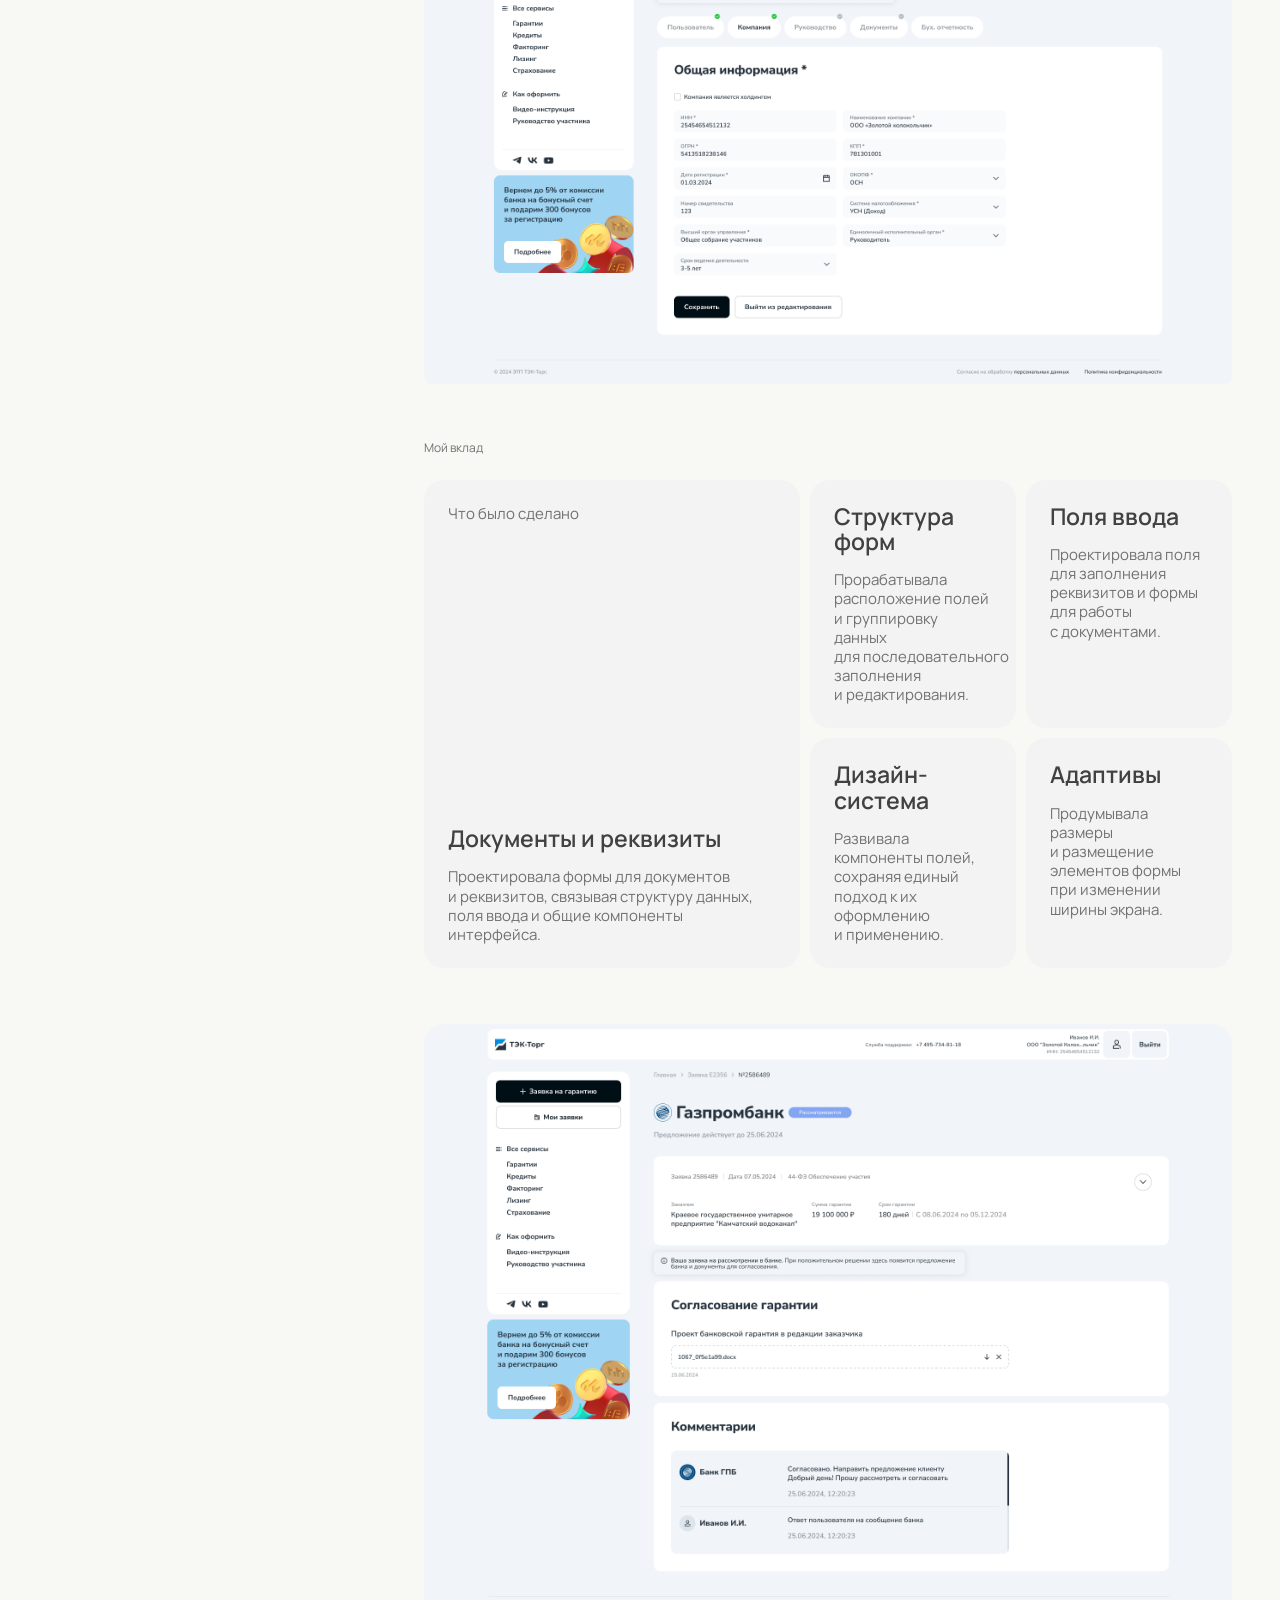
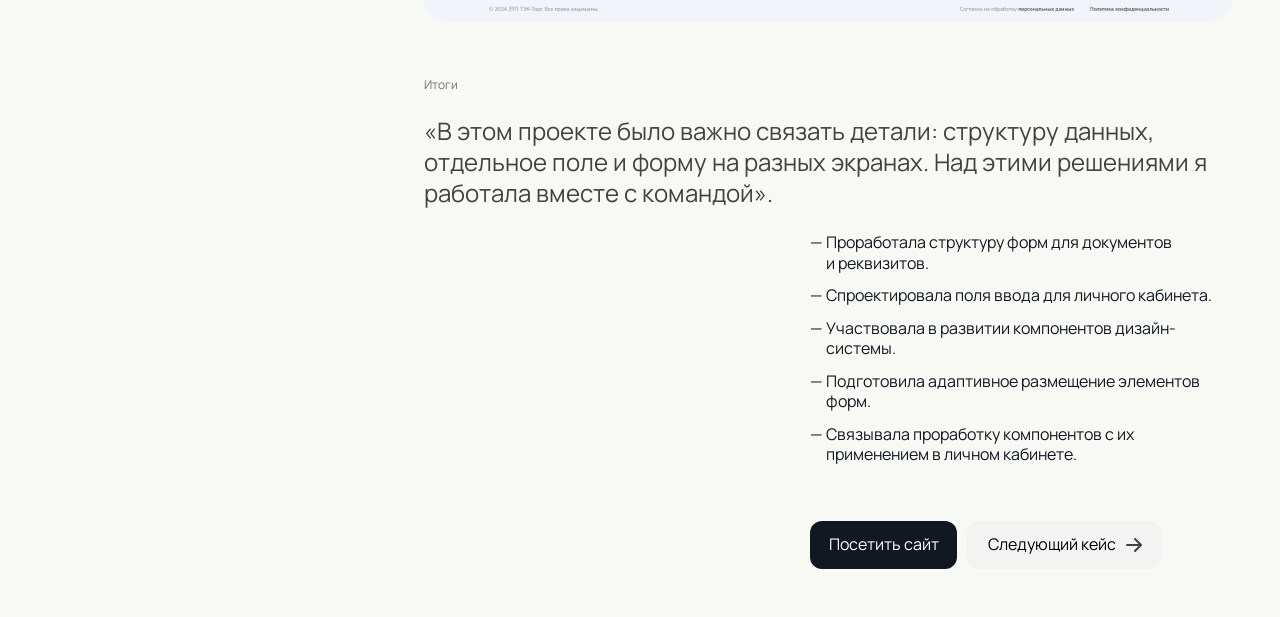
<file: tek-torg.html>
<!doctype html>
<html lang="ru">
<head>
  <meta charset="utf-8">
  <meta name="viewport" content="width=device-width, initial-scale=1">
  <meta name="description" content="В команде работала над личным кабинетом ТЭК-Торг. Проектировала формы для документов и реквизитов, развивала компоненты дизайн-системы и готовила адаптивные решения.">
  <meta name="theme-color" content="#f8f8f5">
  <meta name="color-scheme" content="light">
  <title>ТЭК-Торг — Виктория Мурадова</title>
  <link rel="icon" type="image/x-icon" href="favicon.ico" sizes="16x16 32x32 48x48"><link rel="icon" type="image/png" href="favicon.png" sizes="192x192"><link rel="apple-touch-icon" href="apple-touch-icon.png" sizes="180x180">
  <link rel="preconnect" href="https://fonts.googleapis.com">
  <link rel="preconnect" href="https://fonts.gstatic.com" crossorigin>
  <link href="https://fonts.googleapis.com/css2?family=Manrope:wght@400;500;600;700&display=swap" rel="stylesheet">
  <link rel="stylesheet" href="styles.css?v=a75f841a4595">
  <script src="site.js" defer></script>
</head>
<body class="page--case">
  <!-- Yandex.Metrika counter -->
<script type="text/javascript">
    (function(m,e,t,r,i,k,a){
        m[i]=m[i]||function(){(m[i].a=m[i].a||[]).push(arguments)};
        m[i].l=1*new Date();
        for (var j = 0; j < document.scripts.length; j++) {if (document.scripts[j].src === r) { return; }}
        k=e.createElement(t),a=e.getElementsByTagName(t)[0],k.async=1,k.src=r,a.parentNode.insertBefore(k,a)
    })(window, document,'script','https://mc.yandex.ru/metrika/tag.js?id=114506341', 'ym');

    ym(114506341, 'init', {ssr:true, webvisor:true, clickmap:true, ecommerce:"dataLayer", referrer: document.referrer, url: location.href, accurateTrackBounce:true, trackLinks:true});
</script>
<noscript><div><img src="https://mc.yandex.ru/watch/114506341" style="position:absolute; left:-9999px;" alt="" /></div></noscript>
<!-- /Yandex.Metrika counter -->

  <a class="skip-link" href="#main">Перейти к содержимому</a>
  <div class="site-layout"><aside class="sidebar" aria-label="Виктория Мурадова — контакты">
      <a class="profile-header" href="index.html" aria-label="Виктория Мурадова — на главную">
        <span class="profile-avatar"><span class="asset-slot profile-avatar-image" style="position:relative;display:block;width:48px;max-width:100%;height:auto;aspect-ratio:48 / 48;overflow:hidden;border-radius:12px;line-height:0"><img src="figma-b826cb7b07b4a72d7522.jpg" alt="Виктория Мурадова" style="position:absolute;display:block;max-width:none;left:-38.7871%;top:-45.6287%;width:169.1764704%;height:216.3143808%;object-fit:fill;border-radius:0;transform-origin:0 0" width="3024" height="4032" loading="eager" decoding="async" fetchpriority="high"></span></span>
        <span class="profile-heading"><span class="profile-name">Виктория Мурадова</span><span class="profile-role">Продуктовый дизайнер</span></span>
      </a>
      
      <nav class="contact-links" aria-label="Контакты"><a href="https://drive.google.com/file/d/16rDUDZrLO9IRHw9cG02yjVSUFgBZ1Qi_/view?usp=sharing" target="_blank" rel="noopener noreferrer">CV</a><span class="contact-separator" aria-hidden="true">·</span><a href="https://t.me/vimurb" target="_blank" rel="noopener noreferrer">Telegram</a><span class="contact-separator" aria-hidden="true">·</span><a href="mailto:vmur02.05@mail.ru">Почта</a><span class="contact-separator" aria-hidden="true">·</span><a href="https://www.linkedin.com/in/%D0%B2%D0%B8%D0%BA%D0%B0-%D0%BC%D1%83%D1%80%D0%B0%D0%B4%D0%BE%D0%B2%D0%B0-5b9b90441/" target="_blank" rel="noopener noreferrer">LinkedIn</a></nav>
    </aside><main id="main" class="main-content"><header class="case-intro"><h1>ТЭК-Торг</h1><p class="lead">Проектировала формы документов и реквизитов в личном кабинете</p><p class="">В команде работала над личным кабинетом ТЭК-Торг. Проектировала формы для документов и реквизитов,
развивала компоненты дизайн-системы и готовила адаптивные решения.</p></header>
      <span class="asset-slot case-cover" style="position:relative;display:block;width:100%;max-width:100%;height:auto;aspect-ratio:968 / 600;overflow:hidden;border-radius:0px;line-height:0"><img src="figma-cdd180d6ebda3685a8b1.webp" alt="ТЭК-Торг" style="position:absolute;display:block;max-width:none;left:-5.55556%;top:0%;width:111.1111056%;height:100.000008%;object-fit:fill;border-radius:0;transform-origin:0 0" width="1936" height="1080" loading="eager" decoding="async" fetchpriority="high"></span><div class="facts"><article class="fact"><h3>Формы и поля</h3><p>Сделала оформление страниц документов и реквизитов</p></article><article class="fact"><h3>Дизайн-система</h3><p>Единые компоненты для личного кабинета</p></article><article class="fact"><h3>Адаптивы</h3><p>Работа с данными на разных экранах</p></article></div>
      <section class="case-section"><p class="section-label">Задача</p><div class="split"><h2>Продумать заполнение документов и реквизитов в личном кабинете</h2><div class="section-copy"><p class="">Документы и реквизиты требуют точного заполнения. В интерфейсе было важно выстроить понятную структуру форм, чтобы пользователь мог ориентироваться в разделах и последовательно вносить данные.</p><p class="">Я прорабатывала формы и поля ввода, развивала компоненты и готовила адаптивы. Решения нужно было связать с задачами личного кабинета и общим подходом команды к интерфейсу.</p><blockquote class="insight"><span class="section-label">Инсайт</span><p>«Я смотрела как сгруппированы данные, как расположены поля и что происходит с этой структурой, при редактировании данных».</p></blockquote></div></div></section>
      <figure class="case-media"><span class="asset-slot" style="position:relative;display:block;width:100%;max-width:100%;height:auto;aspect-ratio:968 / 597;overflow:hidden;border-radius:0px;line-height:0"><img src="figma-e3e33c6ede8467b3a840.webp" alt="Продумать заполнение документов и реквизитов в личном кабинете" style="position:absolute;display:block;max-width:none;left:0%;top:0%;width:100.011264%;height:99.9999296%;object-fit:fill;border-radius:0;transform-origin:0 0" width="3840" height="2368" loading="lazy" decoding="async"></span></figure>
      <section class="case-section"><p class="section-label">Мой вклад</p><div class="contribution-grid"><article class="contribution-main"><p class="section-label">Что было сделано</p><div><h3>Документы и реквизиты</h3><p>Проектировала формы для документов и реквизитов, связывая структуру данных, поля ввода и общие компоненты интерфейса.</p></div></article><div class="contribution-details"><article class="contribution-item"><div><h3>Структура форм</h3><p>Прорабатывала расположение полей и группировку данных для последовательного заполнения и редактирования.</p></div></article><article class="contribution-item"><div><h3>Поля ввода</h3><p>Проектировала поля для заполнения реквизитов и формы для работы с документами.</p></div></article><article class="contribution-item"><div><h3>Дизайн-система</h3><p>Развивала компоненты полей, сохраняя единый подход к их оформлению и применению.</p></div></article><article class="contribution-item"><div><h3>Адаптивы</h3><p>Продумывала размеры и размещение элементов формы при изменении ширины экрана.</p></div></article></div></div></section>
      <figure class="case-media"><span class="asset-slot" style="position:relative;display:block;width:100%;max-width:100%;height:auto;aspect-ratio:968 / 715;overflow:hidden;border-radius:20px;line-height:0"><img src="figma-4400f7b6cc19504a19fd.webp" alt="Документы и реквизиты" style="position:absolute;display:block;max-width:none;left:-1.01373%;top:0%;width:102.027648%;height:99.999936%;object-fit:fill;border-radius:0;transform-origin:0 0" width="3840" height="2780" loading="lazy" decoding="async"></span></figure>
      <section class="case-section case-results"><p class="section-label">Итоги</p><blockquote class="quote">«В этом проекте было важно связать детали: структуру данных, отдельное поле и форму на разных экранах. Над этими решениями я работала вместе с командой».</blockquote><div class="split"><div></div><ul class="result-list"><li>Проработала структуру форм для документов и реквизитов.</li><li>Спроектировала поля ввода для личного кабинета.</li><li>Участвовала в развитии компонентов дизайн-системы.</li><li>Подготовила адаптивное размещение элементов форм.</li><li>Связывала проработку компонентов с их применением в личном кабинете.</li></ul></div></section>
      <nav class="case-navigation" aria-label="Навигация по проектам"><a class="button" href="https://www.tektorg.ru/" target="_blank" rel="noopener noreferrer">Посетить сайт</a><a class="button button--secondary" href="time.html"><span>Следующий кейс</span><svg width="16" height="14" viewBox="0 0 16 14" fill="none" aria-hidden="true"><path d="M1 7H15M9 1L15 7L9 13" stroke="#414141" stroke-width="2" stroke-linecap="round" stroke-linejoin="round"/></svg></a></nav></main></div>
</body>
</html>
</file>
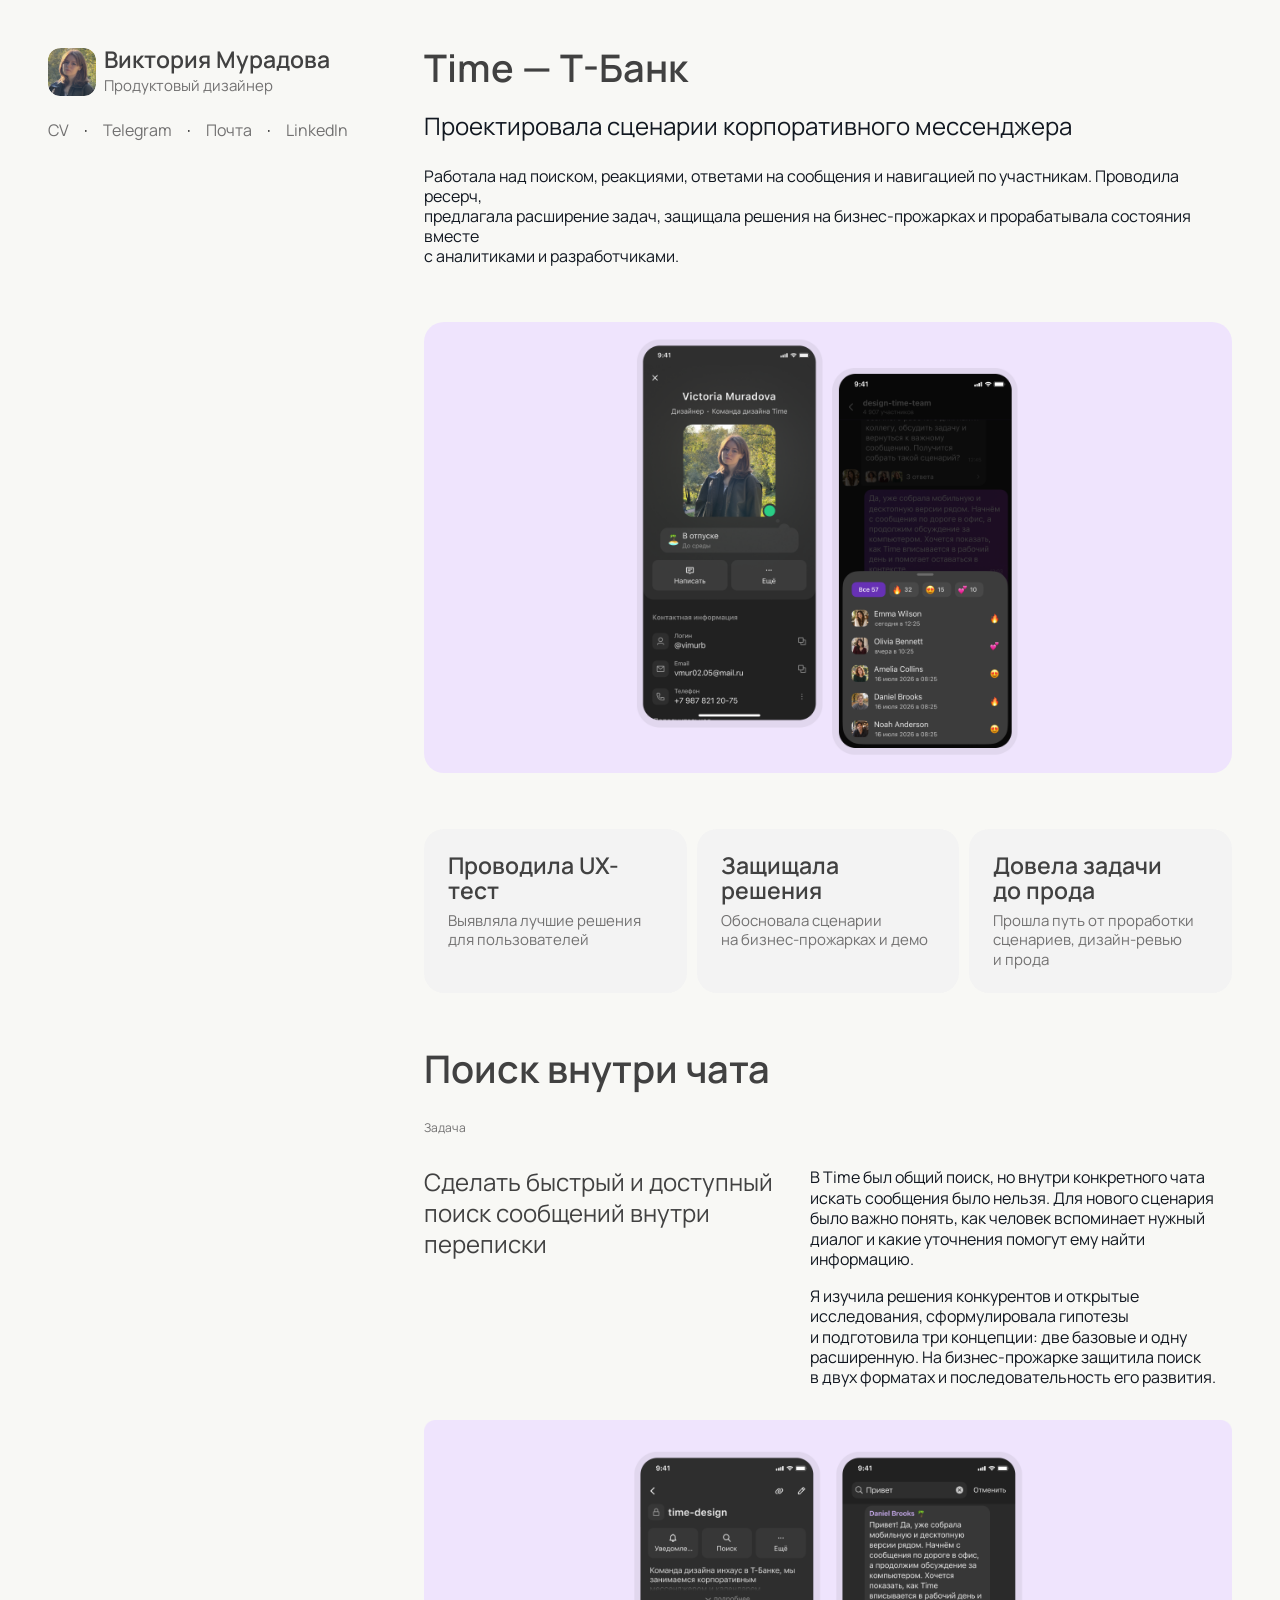
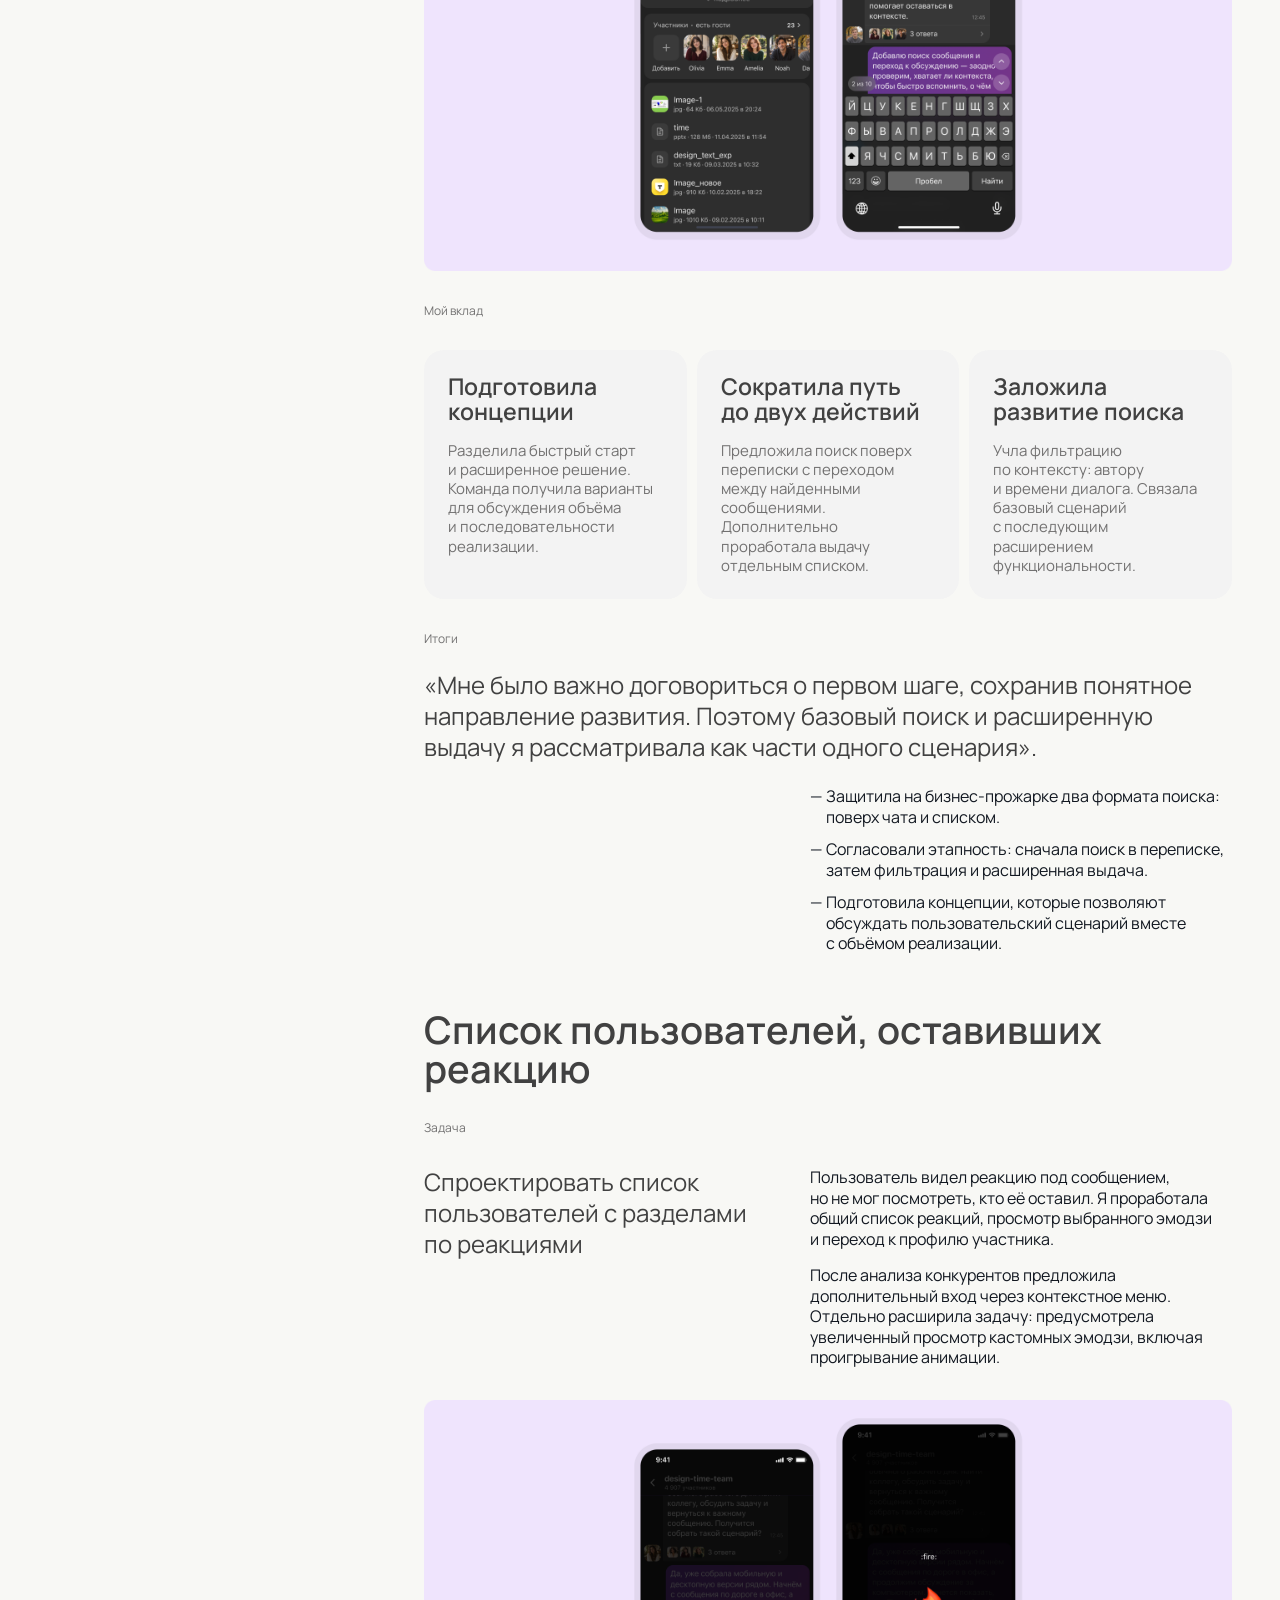
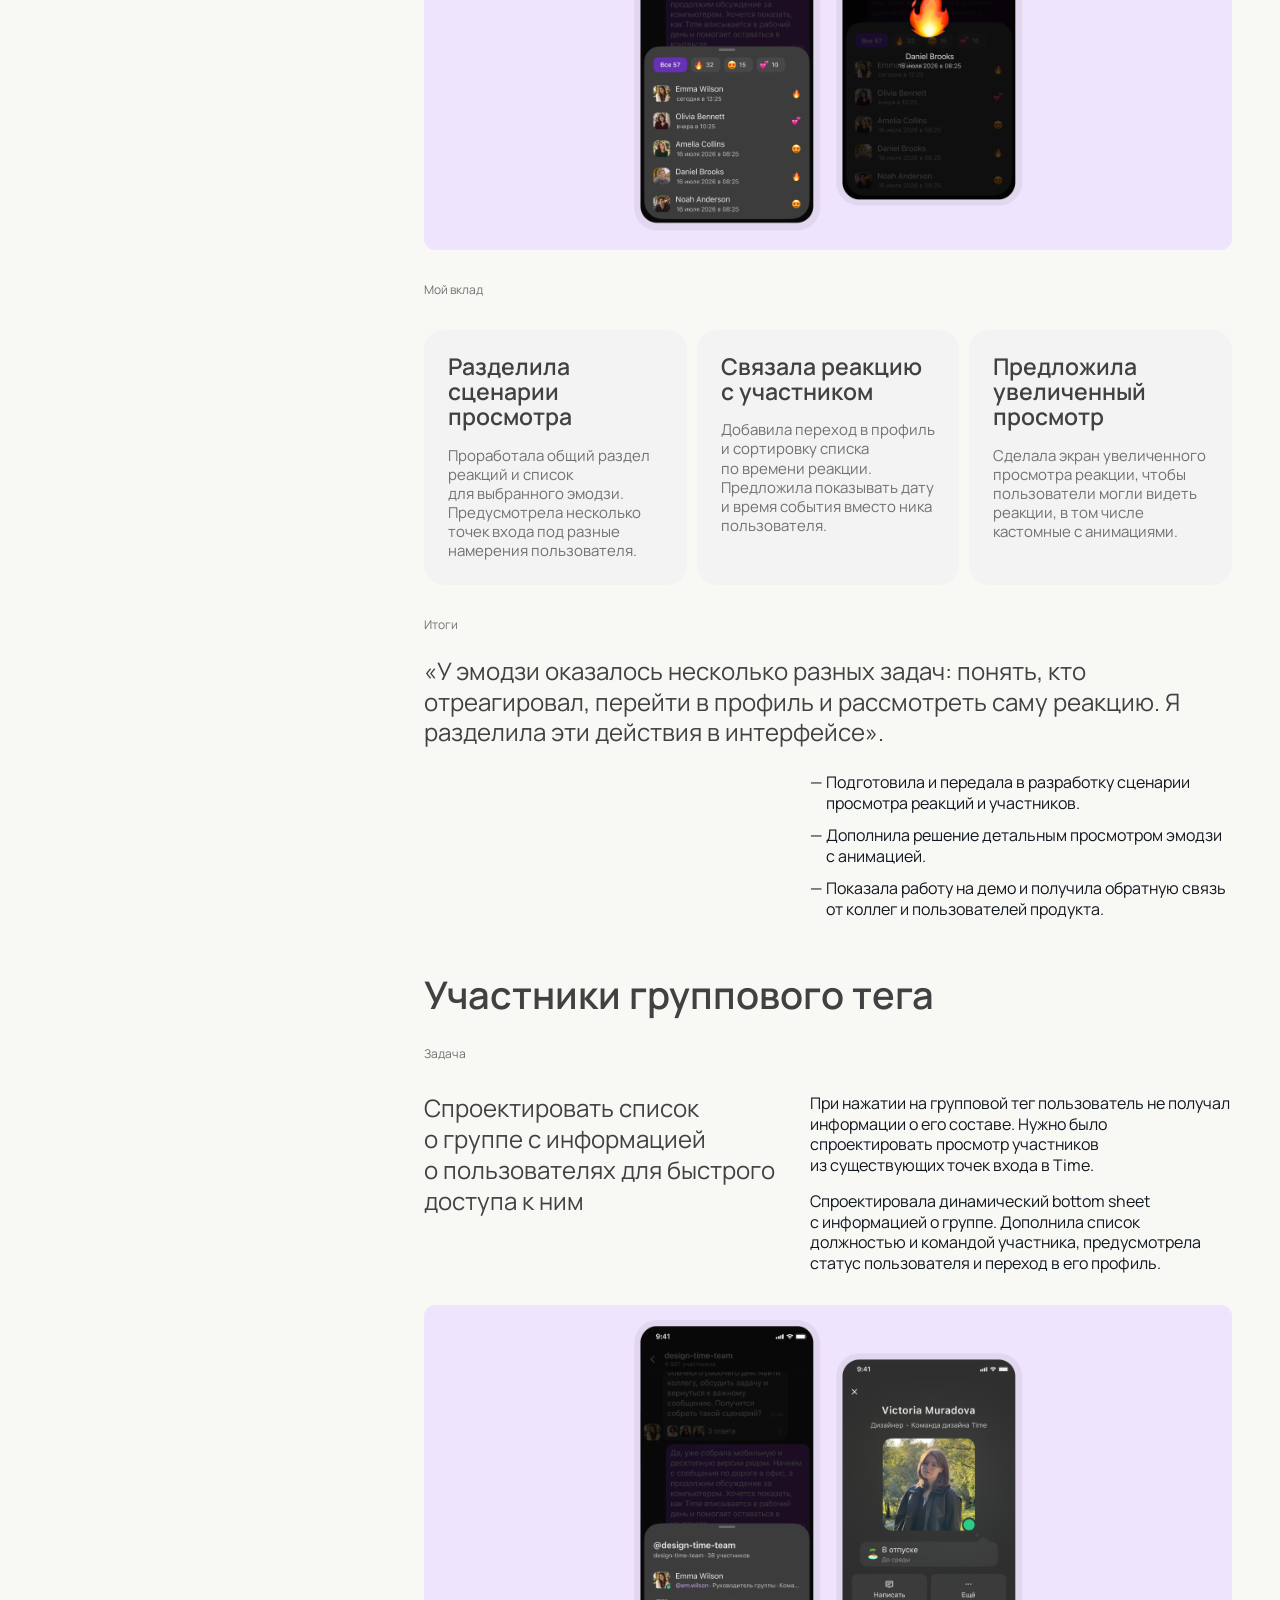
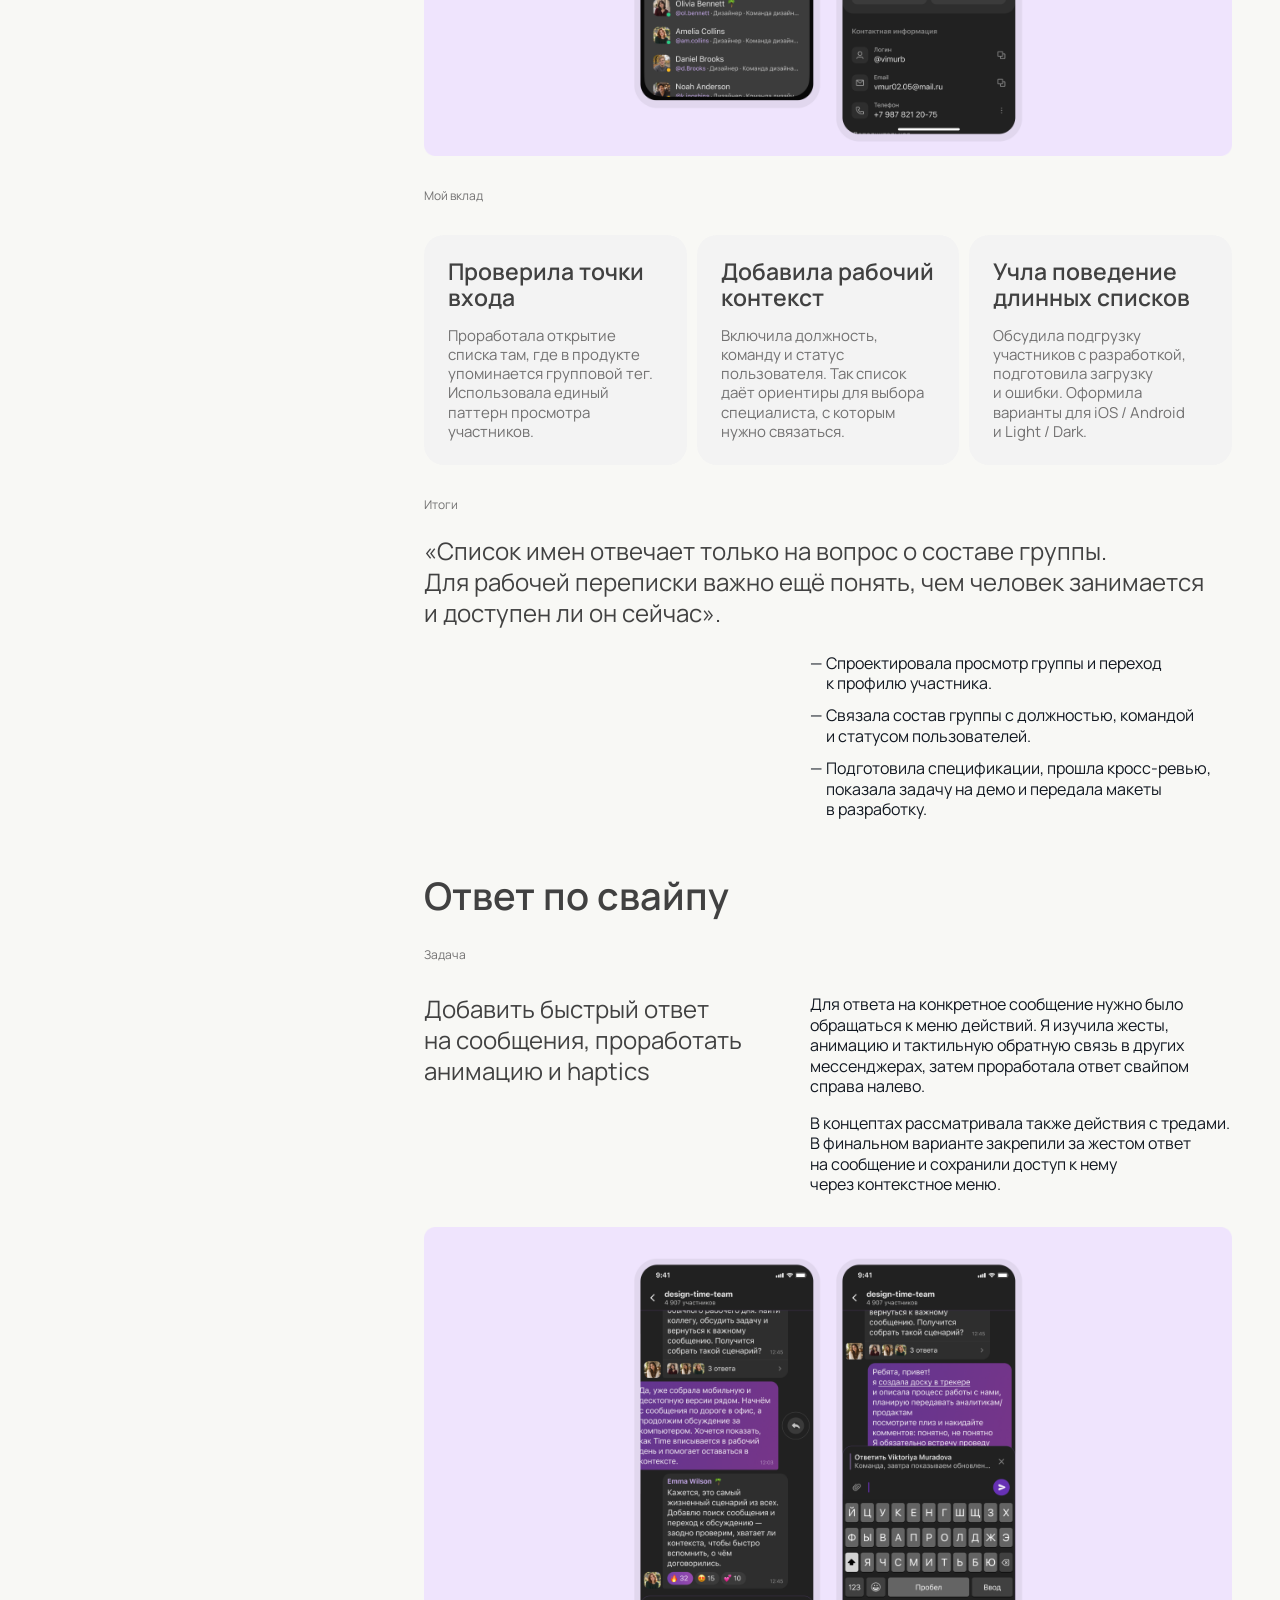
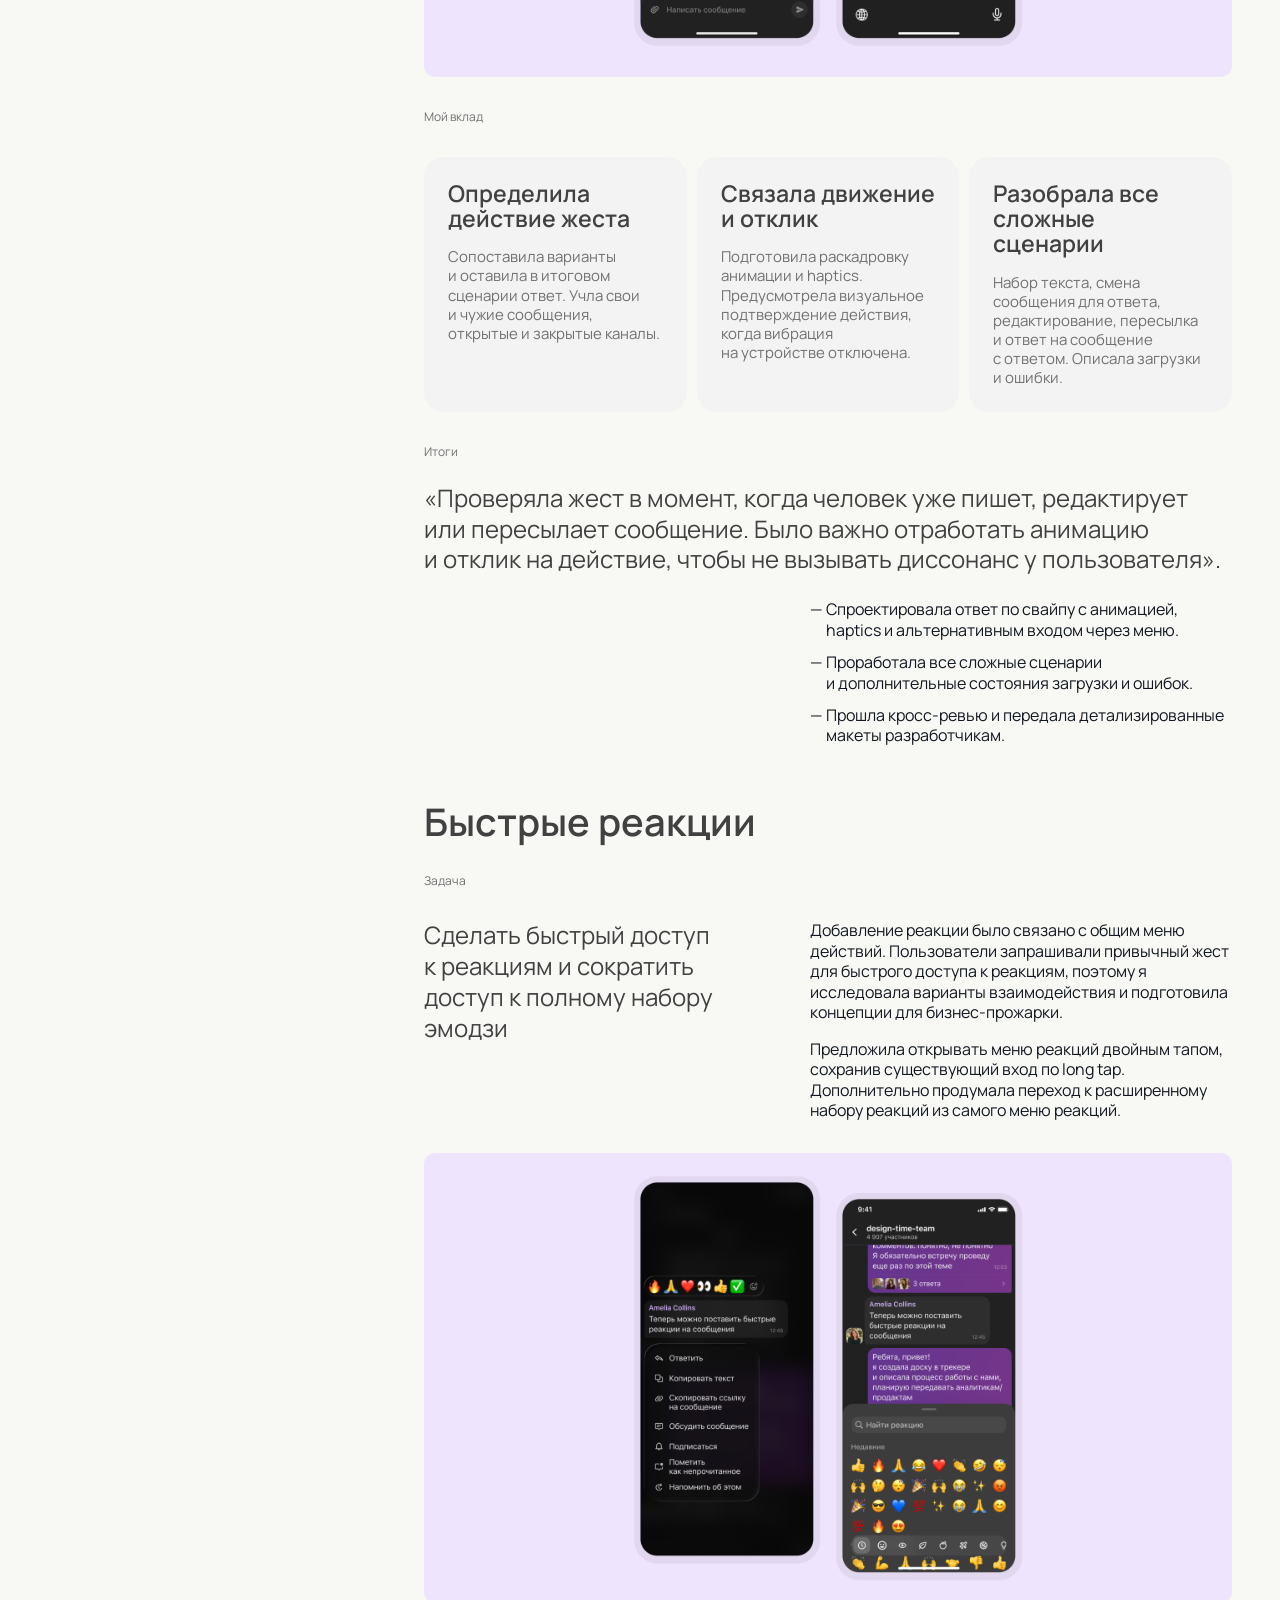
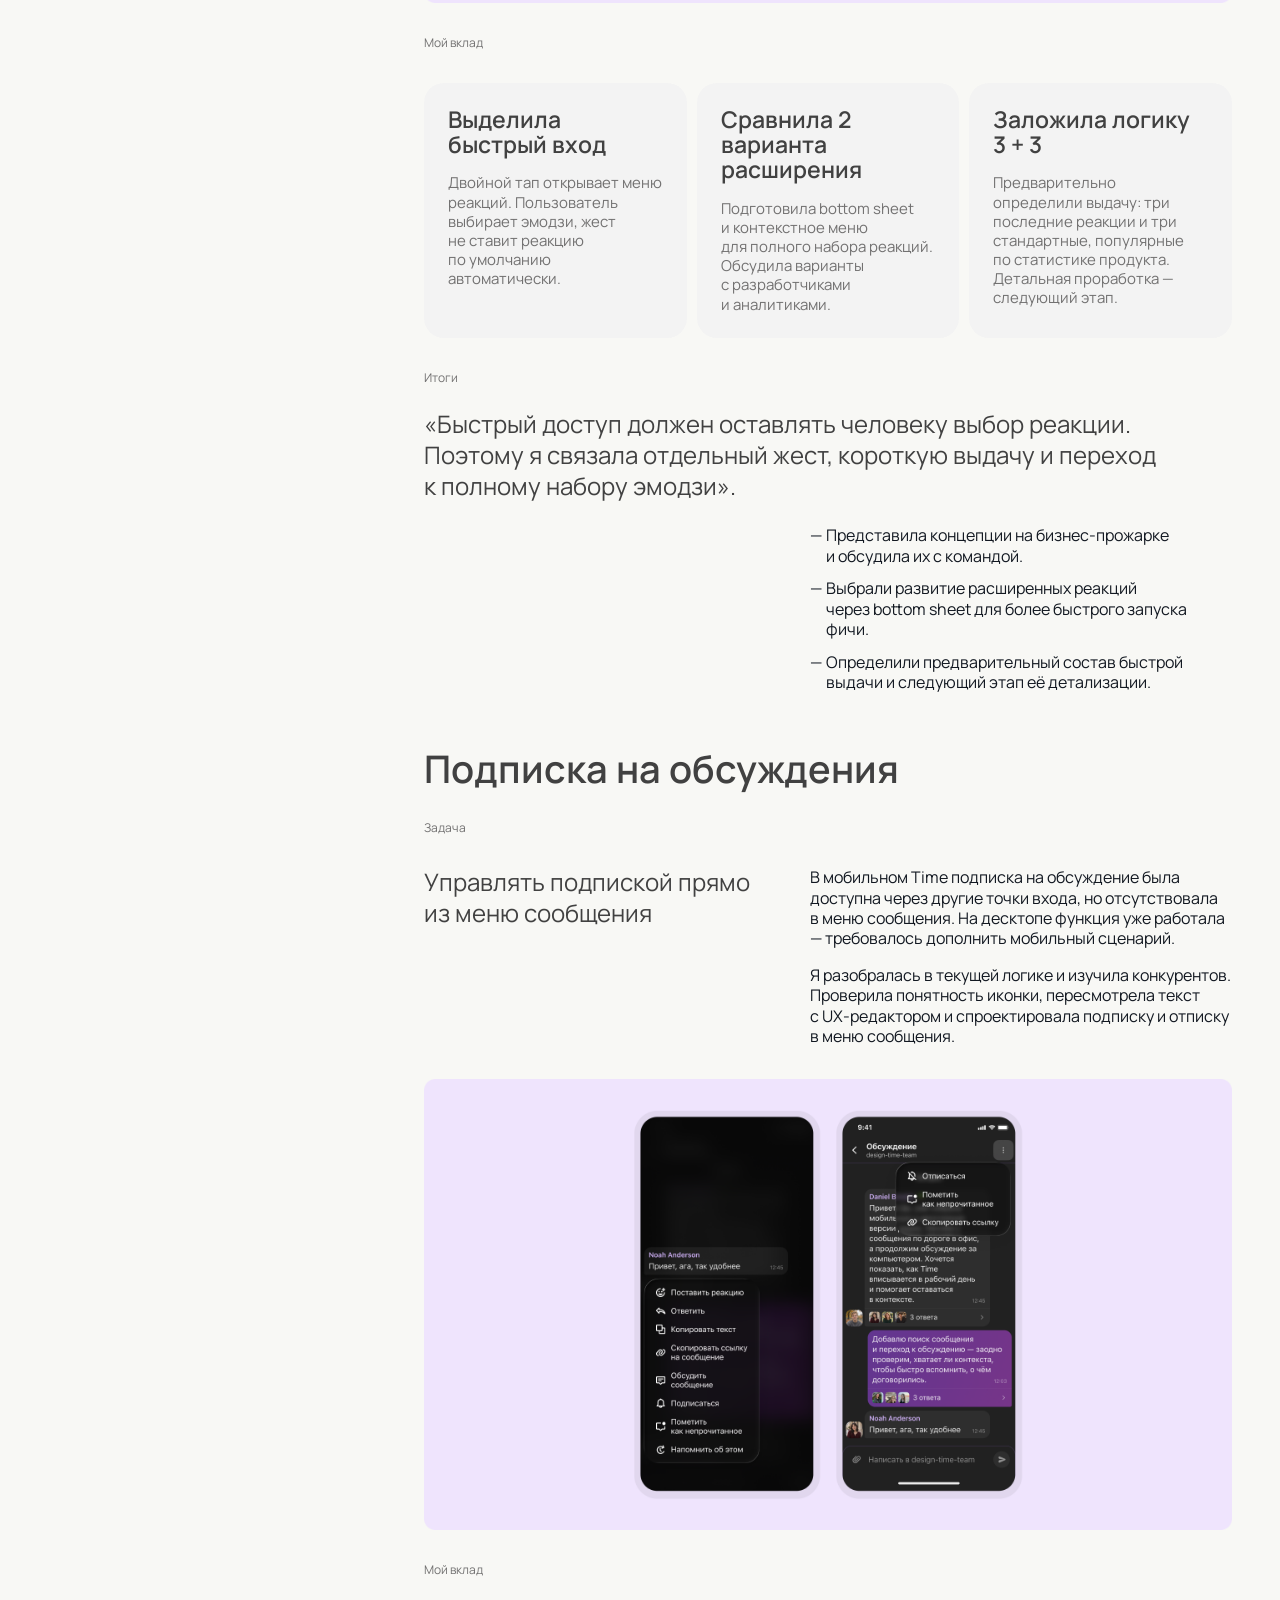
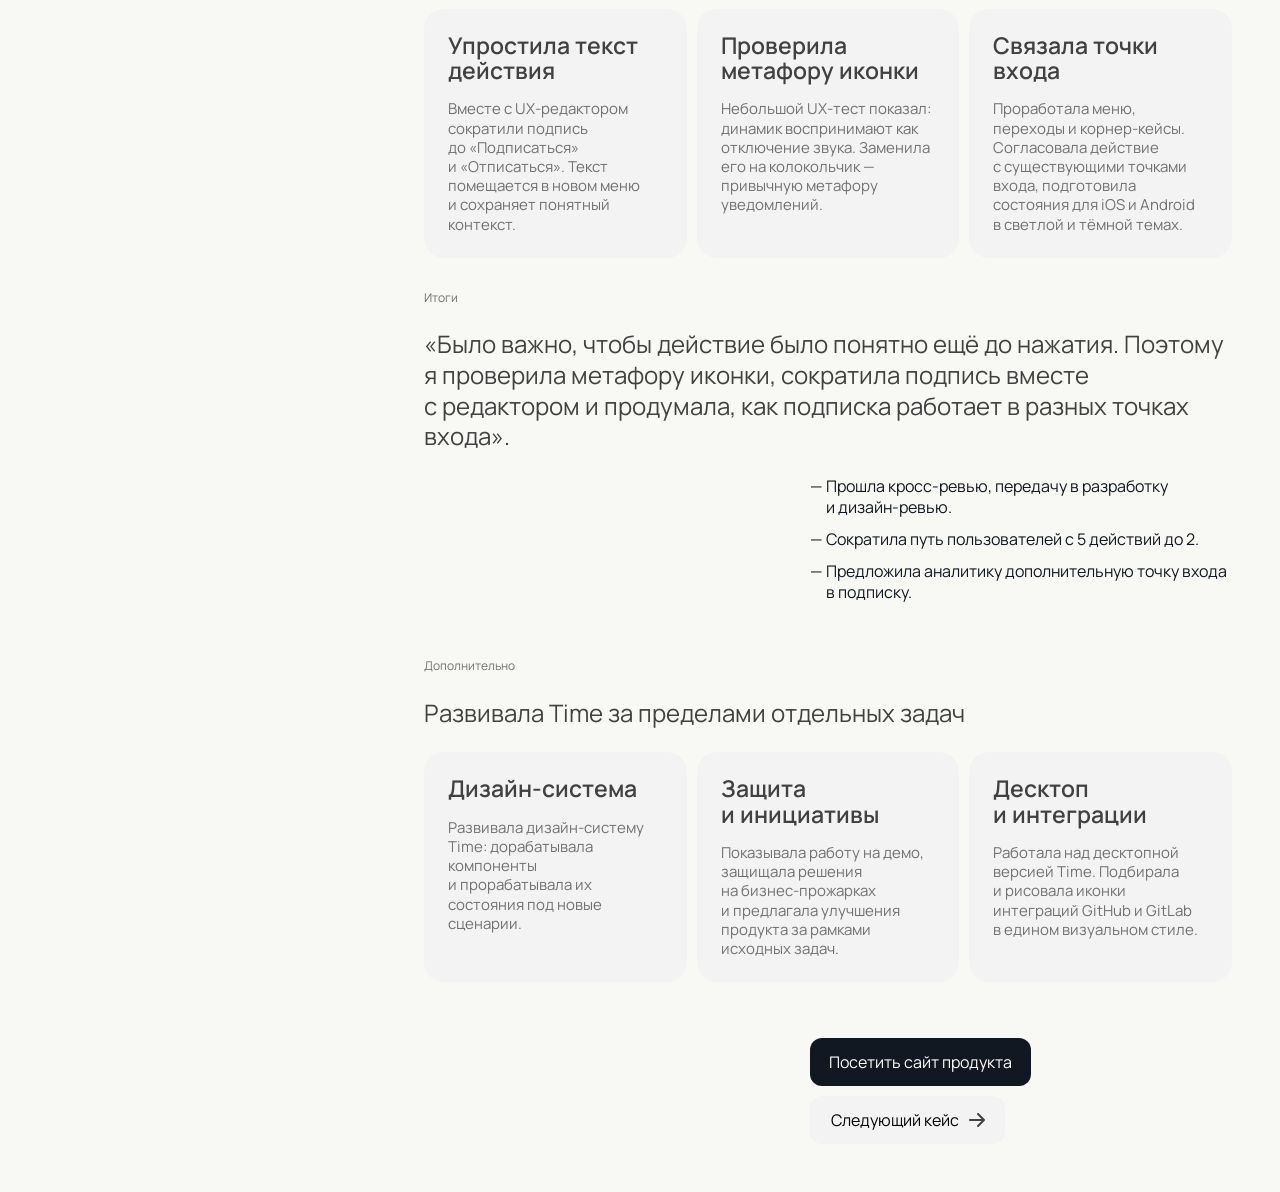
<file: time.html>
<!doctype html>
<html lang="ru">
<head>
  <meta charset="utf-8">
  <meta name="viewport" content="width=device-width, initial-scale=1">
  <meta name="description" content="Работала над поиском, реакциями, ответами на сообщения и навигацией по участникам. Проводила ресерч, предлагала расширение задач, защищала решения на бизнес-прожарках и прорабатывала состояния вместе с аналитиками и разработчиками.">
  <meta name="theme-color" content="#f8f8f5">
  <meta name="color-scheme" content="light">
  <title>Time — Т-Банк — Виктория Мурадова</title>
  <link rel="icon" type="image/x-icon" href="favicon.ico" sizes="16x16 32x32 48x48"><link rel="icon" type="image/png" href="favicon.png" sizes="192x192"><link rel="apple-touch-icon" href="apple-touch-icon.png" sizes="180x180">
  <link rel="preconnect" href="https://fonts.googleapis.com">
  <link rel="preconnect" href="https://fonts.gstatic.com" crossorigin>
  <link href="https://fonts.googleapis.com/css2?family=Manrope:wght@400;500;600;700&display=swap" rel="stylesheet">
  <link rel="stylesheet" href="styles.css?v=a75f841a4595">
  <script src="site.js" defer></script>
</head>
<body class="page--case">
  <!-- Yandex.Metrika counter -->
<script type="text/javascript">
    (function(m,e,t,r,i,k,a){
        m[i]=m[i]||function(){(m[i].a=m[i].a||[]).push(arguments)};
        m[i].l=1*new Date();
        for (var j = 0; j < document.scripts.length; j++) {if (document.scripts[j].src === r) { return; }}
        k=e.createElement(t),a=e.getElementsByTagName(t)[0],k.async=1,k.src=r,a.parentNode.insertBefore(k,a)
    })(window, document,'script','https://mc.yandex.ru/metrika/tag.js?id=114506341', 'ym');

    ym(114506341, 'init', {ssr:true, webvisor:true, clickmap:true, ecommerce:"dataLayer", referrer: document.referrer, url: location.href, accurateTrackBounce:true, trackLinks:true});
</script>
<noscript><div><img src="https://mc.yandex.ru/watch/114506341" style="position:absolute; left:-9999px;" alt="" /></div></noscript>
<!-- /Yandex.Metrika counter -->

  <a class="skip-link" href="#main">Перейти к содержимому</a>
  <div class="site-layout"><aside class="sidebar" aria-label="Виктория Мурадова — контакты">
      <a class="profile-header" href="index.html" aria-label="Виктория Мурадова — на главную">
        <span class="profile-avatar"><span class="asset-slot profile-avatar-image" style="position:relative;display:block;width:48px;max-width:100%;height:auto;aspect-ratio:48 / 48;overflow:hidden;border-radius:12px;line-height:0"><img src="figma-b826cb7b07b4a72d7522.jpg" alt="Виктория Мурадова" style="position:absolute;display:block;max-width:none;left:-38.7871%;top:-45.6287%;width:169.1764704%;height:216.3143808%;object-fit:fill;border-radius:0;transform-origin:0 0" width="3024" height="4032" loading="eager" decoding="async" fetchpriority="high"></span></span>
        <span class="profile-heading"><span class="profile-name">Виктория Мурадова</span><span class="profile-role">Продуктовый дизайнер</span></span>
      </a>
      
      <nav class="contact-links" aria-label="Контакты"><a href="https://drive.google.com/file/d/16rDUDZrLO9IRHw9cG02yjVSUFgBZ1Qi_/view?usp=sharing" target="_blank" rel="noopener noreferrer">CV</a><span class="contact-separator" aria-hidden="true">·</span><a href="https://t.me/vimurb" target="_blank" rel="noopener noreferrer">Telegram</a><span class="contact-separator" aria-hidden="true">·</span><a href="mailto:vmur02.05@mail.ru">Почта</a><span class="contact-separator" aria-hidden="true">·</span><a href="https://www.linkedin.com/in/%D0%B2%D0%B8%D0%BA%D0%B0-%D0%BC%D1%83%D1%80%D0%B0%D0%B4%D0%BE%D0%B2%D0%B0-5b9b90441/" target="_blank" rel="noopener noreferrer">LinkedIn</a></nav>
    </aside><main id="main" class="main-content"><header class="case-intro"><h1>Time — Т-Банк</h1><p class="lead">Проектировала сценарии корпоративного мессенджера</p><p class="">Работала над поиском, реакциями, ответами на сообщения и навигацией по участникам. Проводила ресерч,
предлагала расширение задач, защищала решения на бизнес-прожарках и прорабатывала состояния вместе
с аналитиками и разработчиками.</p></header>
      <span class="asset-slot case-cover" style="position:relative;display:block;width:100%;max-width:100%;height:auto;aspect-ratio:968 / 540;overflow:hidden;border-radius:20px;line-height:0"><img src="figma-8a1969d5966077431340.webp" alt="Time — Т-Банк" style="position:absolute;display:block;max-width:none;left:0%;top:0%;width:100.0000144%;height:100.000008%;object-fit:fill;border-radius:0;transform-origin:0 0" width="1936" height="1080" loading="eager" decoding="async" fetchpriority="high"></span><div class="facts"><article class="fact"><h3>Проводила UX-тест</h3><p>Выявляла лучшие решения для пользователей</p></article><article class="fact"><h3>Защищала решения</h3><p>Обосновала сценарии на бизнес-прожарках и демо</p></article><article class="fact"><h3>Довела задачи до прода</h3><p>Прошла путь от проработки сценариев, дизайн-ревью и прода</p></article></div><section class="task-section" id="task-1"><header class="task-heading"><h2>Поиск внутри чата</h2></header>
          <p class="section-label">Задача</p><div class="split"><h3>Сделать быстрый и доступный поиск сообщений внутри переписки</h3><div class="section-copy"><p class="">В Time был общий поиск, но внутри конкретного чата искать сообщения было нельзя. Для нового сценария было важно понять, как человек вспоминает нужный диалог и какие уточнения помогут ему найти информацию.</p><p class="">Я изучила решения конкурентов и открытые исследования, сформулировала гипотезы и подготовила три концепции: две базовые и одну расширенную. На бизнес-прожарке защитила поиск в двух форматах и последовательность его развития.</p></div></div>
          <figure class="case-media"><span class="asset-slot" style="position:relative;display:block;width:100%;max-width:100%;height:auto;aspect-ratio:968 / 540;overflow:hidden;border-radius:0px;line-height:0"><img src="figma-03a01d4efaca6efdbf4d.webp" alt="Поиск внутри чата" style="position:absolute;display:block;max-width:none;left:0%;top:0%;width:99.9998208%;height:100.000008%;object-fit:fill;border-radius:0;transform-origin:0 0" width="3872" height="2160" loading="lazy" decoding="async"></span></figure><p class="section-label">Мой вклад</p><div class="task-cards"><article class="contribution-item"><div><h3>Подготовила концепции</h3><p>Разделила быстрый старт и расширенное решение. Команда получила варианты для обсуждения объёма и последовательности реализации.</p></div></article><article class="contribution-item"><div><h3>Сократила путь до двух действий</h3><p>Предложила поиск поверх переписки с переходом между найденными сообщениями. Дополнительно проработала выдачу отдельным списком.</p></div></article><article class="contribution-item"><div><h3>Заложила развитие поиска</h3><p>Учла фильтрацию по контексту: автору и времени диалога. Связала базовый сценарий с последующим расширением функциональности.</p></div></article></div>
          <div class="task-results"><p class="section-label">Итоги</p><blockquote class="quote">«Мне было важно договориться о первом шаге, сохранив понятное направление развития. Поэтому базовый поиск и расширенную выдачу я рассматривала как части одного сценария».</blockquote><div class="split"><p class="task-status"></p><ul class="result-list"><li>Защитила на бизнес-прожарке два формата поиска: поверх чата и списком.</li><li>Согласовали этапность: сначала поиск в переписке, затем фильтрация и расширенная выдача.</li><li>Подготовила концепции, которые позволяют обсуждать пользовательский сценарий вместе с объёмом реализации.</li></ul></div></div></section><section class="task-section" id="task-2"><header class="task-heading"><h2>Список пользователей, оставивших реакцию</h2></header>
          <p class="section-label">Задача</p><div class="split"><h3>Спроектировать список пользователей с разделами по реакциями</h3><div class="section-copy"><p class="">Пользователь видел реакцию под сообщением, но не мог посмотреть, кто её оставил. Я проработала общий список реакций, просмотр выбранного эмодзи и переход к профилю участника.</p><p class="">После анализа конкурентов предложила дополнительный вход через контекстное меню. Отдельно расширила задачу: предусмотрела увеличенный просмотр кастомных эмодзи, включая проигрывание анимации.</p></div></div>
          <figure class="case-media"><span class="asset-slot" style="position:relative;display:block;width:100%;max-width:100%;height:auto;aspect-ratio:968 / 540;overflow:hidden;border-radius:0px;line-height:0"><img src="figma-270b3b594a89c89a5500.webp" alt="Список пользователей, оставивших реакцию" style="position:absolute;display:block;max-width:none;left:0%;top:0%;width:99.9998208%;height:100.000008%;object-fit:fill;border-radius:0;transform-origin:0 0" width="3872" height="2160" loading="lazy" decoding="async"></span></figure><p class="section-label">Мой вклад</p><div class="task-cards"><article class="contribution-item"><div><h3>Разделила сценарии просмотра</h3><p>Проработала общий раздел реакций и список для выбранного эмодзи. Предусмотрела несколько точек входа под разные намерения пользователя.</p></div></article><article class="contribution-item"><div><h3>Связала реакцию с участником</h3><p>Добавила переход в профиль и сортировку списка по времени реакции. Предложила показывать дату и время события вместо ника пользователя.</p></div></article><article class="contribution-item"><div><h3>Предложила увеличенный просмотр</h3><p>Сделала экран увеличенного просмотра реакции, чтобы пользователи могли видеть реакции, в том числе кастомные с анимациями.</p></div></article></div>
          <div class="task-results"><p class="section-label">Итоги</p><blockquote class="quote">«У эмодзи оказалось несколько разных задач: понять, кто отреагировал, перейти в профиль и рассмотреть саму реакцию. Я разделила эти действия в интерфейсе».</blockquote><div class="split"><p class="task-status"></p><ul class="result-list"><li>Подготовила и передала в разработку сценарии просмотра реакций и участников.</li><li>Дополнила решение детальным просмотром эмодзи с анимацией.</li><li>Показала работу на демо и получила обратную связь от коллег и пользователей продукта.</li></ul></div></div></section><section class="task-section" id="task-3"><header class="task-heading"><h2>Участники группового тега</h2></header>
          <p class="section-label">Задача</p><div class="split"><h3>Спроектировать список о группе с информацией о пользователях для быстрого доступа к ним</h3><div class="section-copy"><p class="">При нажатии на групповой тег пользователь не получал информации о его составе. Нужно было спроектировать просмотр участников из существующих точек входа в Time.</p><p class="">Спроектировала динамический bottom sheet с информацией о группе. Дополнила список должностью и командой участника, предусмотрела статус пользователя и переход в его профиль.</p></div></div>
          <figure class="case-media"><span class="asset-slot" style="position:relative;display:block;width:100%;max-width:100%;height:auto;aspect-ratio:968 / 540;overflow:hidden;border-radius:0px;line-height:0"><img src="figma-e66e04af2b24656e420d.webp" alt="Участники группового тега" style="position:absolute;display:block;max-width:none;left:0%;top:0%;width:99.9998208%;height:100.000008%;object-fit:fill;border-radius:0;transform-origin:0 0" width="3872" height="2160" loading="lazy" decoding="async"></span></figure><p class="section-label">Мой вклад</p><div class="task-cards"><article class="contribution-item"><div><h3>Проверила точки входа</h3><p>Проработала открытие списка там, где в продукте упоминается групповой тег. Использовала единый паттерн просмотра участников.</p></div></article><article class="contribution-item"><div><h3>Добавила рабочий контекст</h3><p>Включила должность, команду и статус пользователя. Так список даёт ориентиры для выбора специалиста, с которым нужно связаться.</p></div></article><article class="contribution-item"><div><h3>Учла поведение длинных списков</h3><p>Обсудила подгрузку участников с разработкой, подготовила загрузку и ошибки. Оформила варианты для iOS / Android и Light / Dark.</p></div></article></div>
          <div class="task-results"><p class="section-label">Итоги</p><blockquote class="quote">«Список имен отвечает только на вопрос о составе группы. Для рабочей переписки важно ещё понять, чем человек занимается и доступен ли он сейчас».</blockquote><div class="split"><p class="task-status"></p><ul class="result-list"><li>Спроектировала просмотр группы и переход к профилю участника.</li><li>Связала состав группы с должностью, командой и статусом пользователей.</li><li>Подготовила спецификации, прошла кросс-ревью, показала задачу на демо и передала макеты в разработку.</li></ul></div></div></section><section class="task-section" id="task-4"><header class="task-heading"><h2>Ответ по свайпу</h2></header>
          <p class="section-label">Задача</p><div class="split"><h3>Добавить быстрый ответ на сообщения, проработать анимацию и haptics</h3><div class="section-copy"><p class="">Для ответа на конкретное сообщение нужно было обращаться к меню действий. Я изучила жесты, анимацию и тактильную обратную связь в других мессенджерах, затем проработала ответ свайпом справа налево.</p><p class="">В концептах рассматривала также действия с тредами. В финальном варианте закрепили за жестом ответ на сообщение и сохранили доступ к нему через контекстное меню.</p></div></div>
          <figure class="case-media"><span class="asset-slot" style="position:relative;display:block;width:100%;max-width:100%;height:auto;aspect-ratio:968 / 540;overflow:hidden;border-radius:0px;line-height:0"><img src="figma-dd33800b4fe4c8b4c055.webp" alt="Ответ по свайпу" style="position:absolute;display:block;max-width:none;left:0%;top:0%;width:99.9998208%;height:100.000008%;object-fit:fill;border-radius:0;transform-origin:0 0" width="3872" height="2160" loading="lazy" decoding="async"></span></figure><p class="section-label">Мой вклад</p><div class="task-cards"><article class="contribution-item"><div><h3>Определила действие жеста</h3><p>Сопоставила варианты и оставила в итоговом сценарии ответ. Учла свои и чужие сообщения, открытые и закрытые каналы.</p></div></article><article class="contribution-item"><div><h3>Связала движение и отклик</h3><p>Подготовила раскадровку анимации и haptics. Предусмотрела визуальное подтверждение действия, когда вибрация на устройстве отключена.</p></div></article><article class="contribution-item"><div><h3>Разобрала все сложные сценарии</h3><p>Набор текста, смена сообщения для ответа, редактирование, пересылка и ответ на сообщение с ответом. Описала загрузки и ошибки.</p></div></article></div>
          <div class="task-results"><p class="section-label">Итоги</p><blockquote class="quote">«Проверяла жест в момент, когда человек уже пишет, редактирует или пересылает сообщение. Было важно отработать анимацию и отклик на действие, чтобы не вызывать диссонанс у пользователя».</blockquote><div class="split"><p class="task-status"></p><ul class="result-list"><li>Спроектировала ответ по свайпу с анимацией, haptics и альтернативным входом через меню.</li><li>Проработала все сложные сценарии и дополнительные состояния загрузки и ошибок.</li><li>Прошла кросс-ревью и передала детализированные макеты разработчикам.</li></ul></div></div></section><section class="task-section" id="task-5"><header class="task-heading"><h2>Быстрые реакции</h2></header>
          <p class="section-label">Задача</p><div class="split"><h3>Сделать быстрый доступ к реакциям и сократить доступ к полному набору эмодзи</h3><div class="section-copy"><p class="">Добавление реакции было связано с общим меню действий. Пользователи запрашивали привычный жест для быстрого доступа к реакциям, поэтому я исследовала варианты взаимодействия и подготовила концепции для бизнес-прожарки.</p><p class="">Предложила открывать меню реакций двойным тапом, сохранив существующий вход по long tap. Дополнительно продумала переход к расширенному набору реакций из самого меню реакций.</p></div></div>
          <figure class="case-media"><span class="asset-slot" style="position:relative;display:block;width:100%;max-width:100%;height:auto;aspect-ratio:968 / 540;overflow:hidden;border-radius:0px;line-height:0"><img src="figma-e825db1cebffd6a0cc30.webp" alt="Быстрые реакции" style="position:absolute;display:block;max-width:none;left:0%;top:0%;width:99.9998208%;height:100.000008%;object-fit:fill;border-radius:0;transform-origin:0 0" width="3872" height="2160" loading="lazy" decoding="async"></span></figure><p class="section-label">Мой вклад</p><div class="task-cards"><article class="contribution-item"><div><h3>Выделила быстрый вход</h3><p>Двойной тап открывает меню реакций. Пользователь выбирает эмодзи, жест не ставит реакцию по умолчанию автоматически.</p></div></article><article class="contribution-item"><div><h3>Сравнила 2 варианта расширения</h3><p>Подготовила bottom sheet и контекстное меню для полного набора реакций. Обсудила варианты с разработчиками и аналитиками.</p></div></article><article class="contribution-item"><div><h3>Заложила логику 3 + 3</h3><p>Предварительно определили выдачу: три последние реакции и три стандартные, популярные по статистике продукта. Детальная проработка — следующий этап.</p></div></article></div>
          <div class="task-results"><p class="section-label">Итоги</p><blockquote class="quote">«Быстрый доступ должен оставлять человеку выбор реакции. Поэтому я связала отдельный жест, короткую выдачу и переход к полному набору эмодзи».</blockquote><div class="split"><p class="task-status"></p><ul class="result-list"><li>Представила концепции на бизнес-прожарке и обсудила их с командой.</li><li>Выбрали развитие расширенных реакций через bottom sheet для более быстрого запуска фичи.</li><li>Определили предварительный состав быстрой выдачи и следующий этап её детализации.</li></ul></div></div></section><section class="task-section" id="task-6"><header class="task-heading"><h2>Подписка на обсуждения</h2></header>
          <p class="section-label">Задача</p><div class="split"><h3>Управлять подпиской прямо из меню сообщения</h3><div class="section-copy"><p class="">В мобильном Time подписка на обсуждение была доступна через другие точки входа, но отсутствовала в меню сообщения. На десктопе функция уже работала — требовалось дополнить мобильный сценарий.</p><p class="">Я разобралась в текущей логике и изучила конкурентов. Проверила понятность иконки, пересмотрела текст с UX-редактором и спроектировала подписку и отписку в меню сообщения.</p></div></div>
          <figure class="case-media"><span class="asset-slot" style="position:relative;display:block;width:100%;max-width:100%;height:auto;aspect-ratio:968 / 540;overflow:hidden;border-radius:0px;line-height:0"><img src="figma-90aa2a54ad50428354c9.webp" alt="Подписка на обсуждения" style="position:absolute;display:block;max-width:none;left:0%;top:0%;width:99.9998208%;height:100.000008%;object-fit:fill;border-radius:0;transform-origin:0 0" width="3872" height="2160" loading="lazy" decoding="async"></span></figure><p class="section-label">Мой вклад</p><div class="task-cards"><article class="contribution-item"><div><h3>Упростила текст действия</h3><p>Вместе с UX-редактором сократили подпись до «Подписаться» и «Отписаться». Текст помещается в новом меню и сохраняет понятный контекст.</p></div></article><article class="contribution-item"><div><h3>Проверила метафору иконки</h3><p>Небольшой UX-тест показал: динамик воспринимают как отключение звука. Заменила его на колокольчик — привычную метафору уведомлений.</p></div></article><article class="contribution-item"><div><h3>Связала точки входа</h3><p>Проработала меню, переходы и корнер-кейсы. Согласовала действие с существующими точками входа, подготовила состояния для iOS и Android в светлой и тёмной темах.</p></div></article></div>
          <div class="task-results"><p class="section-label">Итоги</p><blockquote class="quote">«Было важно, чтобы действие было понятно ещё до нажатия. Поэтому я проверила метафору иконки, сократила подпись вместе с редактором и продумала, как подписка работает в разных точках входа».</blockquote><div class="split"><p class="task-status"></p><ul class="result-list"><li>Прошла кросс-ревью, передачу в разработку и дизайн-ревью.</li><li>Сократила путь пользователей с 5 действий до 2.</li><li>Предложила аналитику дополнительную точку входа в подписку.</li></ul></div></div></section><section class="case-section"><p class="section-label">Дополнительно</p><h2>Развивала Time за пределами отдельных задач</h2><div class="task-cards"><article class="contribution-item"><div><h3>Дизайн-система</h3><p>Развивала дизайн-систему Time: дорабатывала компоненты и прорабатывала их состояния под новые сценарии.</p></div></article><article class="contribution-item"><div><h3>Защита и инициативы</h3><p>Показывала работу на демо, защищала решения на бизнес-прожарках и предлагала улучшения продукта за рамками исходных задач.</p></div></article><article class="contribution-item"><div><h3>Десктоп и интеграции</h3><p>Работала над десктопной версией Time. Подбирала и рисовала иконки интеграций GitHub и GitLab в едином визуальном стиле.</p></div></article></div></section>
      <nav class="case-navigation" aria-label="Навигация по проектам"><a class="button button--product" href="https://time-messenger.ru/" target="_blank" rel="noopener noreferrer">Посетить сайт продукта</a><a class="button button--secondary" href="photobank.html"><span>Следующий кейс</span><svg width="16" height="14" viewBox="0 0 16 14" fill="none" aria-hidden="true"><path d="M1 7H15M9 1L15 7L9 13" stroke="#414141" stroke-width="2" stroke-linecap="round" stroke-linejoin="round"/></svg></a></nav></main></div>
</body>
</html>
</file>
<file: styles.css>
@charset "UTF-8";

:root {
  color-scheme: light;
  --color-bg: #f8f8f5;
  --color-text: #414141;
  --color-muted: #727171;
  --color-body: #121821;
  --color-surface: #f3f3f3;
  --color-tabs: #f3f3f3;
  --color-border: #deded9;
  --page-padding: 48px;
  --sidebar-width: 320px;
  --column-gap: 56px;
  --radius: 20px;
  font-family: "Manrope", sans-serif;
  font-synthesis: none;
  -webkit-text-size-adjust: 100%;
  text-size-adjust: 100%;
}

*, *::before, *::after { box-sizing: border-box; }
html { scroll-padding-top: 48px; }
body { margin: 0; background: var(--color-bg); color: var(--color-body); font-size: 16px; line-height: 1.28; }
body, button, input, textarea, select { font-family: "Manrope", sans-serif; }
button, input, textarea, select { font-size: inherit; }
button, a { -webkit-tap-highlight-color: transparent; }
button { color: inherit; }
a { color: inherit; text-decoration: none; }
a:hover { text-decoration: none; }
.contact-links a:hover, .tab:hover, .button:hover, .text-link:hover, .back-link:hover, .project-link:hover { opacity: .8; }
.project-card:hover .project-title, .profile-header:hover .profile-heading { opacity: .8; }
a:focus-visible, button:focus-visible, [tabindex]:focus-visible { outline: 2px solid var(--color-text); outline-offset: 4px; }
button { cursor: pointer; }
button:disabled { cursor: default; }
img, picture { display: block; max-width: 100%; }
img { height: auto; }
.asset-slot { position: relative; display: block; overflow: hidden; max-width: 100%; flex-shrink: 0; }
.asset-slot > img { position: absolute; display: block; max-width: none; object-fit: fill; border-radius: 0; }
svg { flex-shrink: 0; vertical-align: middle; }
h1, h2, h3, h4, p, figure, blockquote { margin: 0; }
h1, h2, h3, h4 { color: var(--color-text); font-weight: 600; overflow-wrap: break-word; }
ul, ol { margin: 0; padding-left: 1.3em; }
li + li { margin-top: 8px; }
strong { font-weight: 600; }
[hidden] { display: none !important; }
section[id], [data-anchor] { scroll-margin-top: 48px; }
.visually-hidden { position: absolute; width: 1px; height: 1px; padding: 0; margin: -1px; overflow: hidden; clip: rect(0,0,0,0); white-space: nowrap; border: 0; }
.skip-link { position: fixed; z-index: 10; top: 12px; left: 12px; padding: 12px 18px; background: #fff; border: 1px solid var(--color-text); border-radius: 12px; transform: translateY(-180%); }
.skip-link:focus { transform: none; }

.site-layout { display: grid; grid-template-columns: var(--sidebar-width) minmax(0, 1fr); align-items: start; gap: var(--column-gap); max-width: 1440px; padding: var(--page-padding); margin-inline: auto; }
.sidebar { position: sticky; top: var(--page-padding); align-self: start; display: flex; flex-direction: column; gap: 24px; width: var(--sidebar-width); min-width: 0; }
.main-content { display: flex; flex-direction: column; gap: 32px; min-width: 0; }
.main-content > * { min-width: 0; }
.profile-header { display: flex; align-items: flex-start; gap: 8px; min-width: 0; }
.profile-avatar { position: relative; flex: 0 0 48px; width: 48px; height: 48px; overflow: hidden; border-radius: 12px; }
.profile-avatar-image { width: 100%; height: 100%; object-fit: cover; }
.profile-heading { display: flex; flex-direction: column; gap: 4px; min-width: 0; }
.profile-name { color: var(--color-text); font-size: 23px; font-weight: 600; line-height: 1.03; }
.profile-role { color: var(--color-muted); font-size: 15px; line-height: 1.28; }
.profile-copy { color: var(--color-body); font-size: 16px; line-height: 1.28; }
.profile-copy p + p { margin-top: 16px; }
.contact-links, .profile-links, .sidebar-links, .social-links { display: flex; flex-wrap: wrap; align-items: center; gap: 15px; }
.contact-links a, .profile-links a, .sidebar-links a, .social-links a { display: inline-flex; align-items: center; gap: 6px; color: var(--color-muted); font-size: 16px; line-height: 1.28; overflow-wrap: anywhere; }
.contact-separator { color: #000; }
.sidebar-rule { width: 100%; height: 1px; border: 0; margin: 0; background: var(--color-border); }
.sidebar-nav, .case-nav { display: flex; flex-direction: column; gap: 8px; }
.sidebar-nav a, .case-nav a { display: flex; align-items: center; justify-content: space-between; gap: 12px; min-height: 36px; padding: 8px 12px; border-radius: 12px; font-size: 15px; }
.sidebar-nav [aria-current], .sidebar-nav .active, .case-nav [aria-current], .case-nav .active { background: var(--color-surface); }
.sidebar-note { color: var(--color-muted); font-size: 12px; }

.tabs-wrapper { display: flex; justify-content: center; }
.tabs { position: sticky; top: var(--page-padding); z-index: 5; align-self: center; display: flex; align-items: center; justify-content: center; gap: 5px; width: max-content; max-width: 100%; height: 48px; padding: 6px; margin-inline: auto; border-radius: 18px; background: var(--color-tabs); }
.tabs a, .tabs button, .tab { display: inline-flex; align-items: center; justify-content: center; gap: 6px; min-width: 0; min-height: 36px; padding: 6px 12px; border: 0; border-radius: 12px; background: transparent; color: #000; font-size: 16px; line-height: 1.28; font-weight: 400; white-space: nowrap; }
.tabs a:hover, .tabs button:hover { text-decoration: none; }
.tabs .active, .tabs [aria-current="page"], .tabs [aria-selected="true"], .tab--active { background: #fff; }
.project-list { display: flex; flex-direction: column; gap: 32px; }
.project-card { display: flex; flex-direction: column; gap: 12px; min-width: 0; }
.project-cover { display: block; width: 100%; aspect-ratio: 968 / 540; overflow: hidden; border-radius: var(--radius); object-fit: cover; }
.project-cover img { display: block; width: 100%; height: 100%; object-fit: cover; }
a.project-cover:hover { text-decoration: none; }
.project-info, .project-text { display: flex; flex-direction: column; gap: 8px; min-width: 0; }
.project-title { display: flex; align-items: center; gap: 8px; }
.project-brand-icon { position: relative; display: inline-block; flex: 0 0 25px; width: 25px; height: 28px; overflow: hidden; }
.project-brand-icon img { position: absolute; width: 320.27%; height: 102.54%; left: 1.59%; top: -1.21%; max-width: none; }
.project-image-button { display: block; width: 100%; padding: 0; border: 0; background: transparent; border-radius: 20px; }
.project-meta { color: var(--color-muted); font-size: 12px; line-height: 1.28; font-weight: 400; }
.project-title { color: var(--color-text); font-size: 28px; line-height: 1.03; font-weight: 600; }
.project-description, .project-desc { color: var(--color-body); font-size: 16px; line-height: 1.28; }
.project-link, .text-link, .back-link { display: inline-flex; align-items: center; gap: 8px; width: fit-content; color: var(--color-text); font-size: 15px; line-height: 1.28; font-weight: 500; }
.secondary-projects { display: grid; grid-template-columns: repeat(2, minmax(0, 1fr)); gap: 32px 24px; }
.secondary-projects .project-cover { aspect-ratio: 472 / 276; }
.secondary-projects .project-title { font-size: 23px; line-height: 1.1; }
.home-intro { display: flex; flex-direction: column; gap: 24px; }
.home-intro h1 { font-size: 38px; line-height: 1.03; }
.home-intro p { color: var(--color-muted); }
.section-title { color: var(--color-text); font-size: 38px; line-height: 1.03; font-weight: 600; }

.case-content, .case-page .main-content { gap: 48px; }
.case-intro { display: flex; flex-direction: column; gap: 24px; }
.case-intro h1, .case-title { color: var(--color-text); font-size: 38px; line-height: 1.03; font-weight: 600; }
.case-intro .lead, .lead { color: var(--color-body); font-size: 24px; line-height: 1.28; }
.case-intro p:not(.lead) { font-size: 16px; line-height: 1.25; white-space: pre-line; }
.case-cover { display: block; width: 100%; aspect-ratio: 968 / 600; overflow: hidden; border-radius: var(--radius); object-fit: cover; }
.case-cover img { width: 100%; height: 100%; object-fit: cover; }
.facts { display: grid; grid-template-columns: repeat(3, minmax(0, 1fr)); gap: 10px; }
.facts > * { display: flex; flex-direction: column; align-items: start; gap: 8px; min-width: 0; padding: 24px; border-radius: var(--radius); background: var(--color-surface); }
.facts h3, .fact-title { color: var(--color-text); font-size: 23px; line-height: 1.1; font-weight: 600; }
.facts p, .fact-description { color: var(--color-muted); font-size: 15px; line-height: 1.28; }
.case-section, .task-section, .about-section { display: flex; flex-direction: column; gap: 32px; min-width: 0; }
.section-label { color: var(--color-muted); font-size: 12px; line-height: 1.28; font-weight: 400; }
.section-copy { display: flex; flex-direction: column; gap: 16px; min-width: 0; }
.section-copy p { font-size: 16px; line-height: 1.28; }
.split { display: grid; grid-template-columns: minmax(0, 354px) minmax(0, 1fr); align-items: start; gap: 32px; min-width: 0; }
.split > * { min-width: 0; }
.split h2, .split h3 { color: var(--color-body); font-size: 24px; line-height: 1.28; font-weight: 400; }
.task-section .split h3 { color: var(--color-text); }
.quote { color: var(--color-text); font-size: 24px; line-height: 1.28; font-weight: 400; }
.insight { display: flex; flex-direction: column; gap: 16px; padding: 24px; border-radius: var(--radius); background: var(--color-surface); }
.insight h3 { font-size: 23px; line-height: 1.1; }
.insight p { font-size: 16px; line-height: 1.28; }
.case-media, .image-full { display: block; width: 100%; height: auto; overflow: hidden; border-radius: 0; }
.case-media img, .image-full img { display: block; width: 100%; height: auto; border-radius: inherit; }
.media-grid { display: grid; grid-template-columns: repeat(2, minmax(0, 1fr)); align-items: start; gap: 24px; }
.media-grid > * { min-width: 0; }
.media-caption { margin-top: 12px; color: var(--color-muted); font-size: 15px; line-height: 1.28; }
.contribution-grid { display: grid; grid-template-columns: minmax(0, 376px) repeat(2, minmax(0, 1fr)); gap: 10px; align-items: stretch; }
.contribution-main, .contribution-item { display: flex; flex-direction: column; gap: 16px; min-width: 0; padding: 24px; border-radius: var(--radius); background: var(--color-surface); }
.contribution-grid > .contribution-main, .contribution-grid > :first-child { grid-row: span 2; }
.contribution-grid h3 { font-size: 23px; line-height: 1.1; font-weight: 600; }
.contribution-main > div, .contribution-item > div { display: flex; flex-direction: column; gap: 16px; }
.contribution-main p { font-size: 15px; line-height: 1.28; }
.contribution-item p { font-size: 15px; line-height: 1.28; }
.contribution-details { display: grid; grid-column: 2 / -1; grid-row: 1 / span 2; grid-template-columns: repeat(2, minmax(0, 1fr)); gap: 10px; }
.contribution-main { justify-content: space-between; min-height: 430px; }
.contribution-item p, .contribution-main p { color: var(--color-muted); }
.page--case .main-content { gap: 56px; }
.page--case .case-section { gap: 24px; }
.case-section > h2 { font-size: 24px; line-height: 1.28; font-weight: 400; }
.case-navigation { display: flex; flex-wrap: wrap; justify-content: flex-start; gap: 10px; padding-left: 386px; }
.task-cards { display: grid; grid-template-columns: repeat(3, minmax(0, 1fr)); gap: 10px; }
.task-cards h3 { font-size: 23px; line-height: 1.1; }
.task-heading h2 { font-size: inherit; line-height: inherit; }
.task-results { display: flex; flex-direction: column; gap: 24px; }
.task-status { color: var(--color-muted); font-size: 12px; }
.result-list { list-style: none; padding: 0; }
.result-list li { position: relative; padding-left: 16px; }
.result-list li::before { content: '—'; position: absolute; left: 0; }
.result-list li + li { margin-top: 12px; }
.task-heading { color: var(--color-text); font-size: 38px; line-height: 1.03; font-weight: 600; }
.task-number { color: var(--color-muted); font-size: 12px; line-height: 1.28; }
.task-summary { color: var(--color-text); font-size: 24px; line-height: 1.28; }
.case-actions { display: flex; flex-wrap: wrap; align-items: center; gap: 16px; }
.button { display: inline-flex; align-items: center; justify-content: center; flex: 0 0 auto; gap: 10px; width: 147px; min-height: 48px; padding: 0 18px; border: 0; border-radius: 12px; background: var(--color-body); color: #fff; font-size: 16px; line-height: 1.28; font-weight: 400; white-space: nowrap; }
.button--product { width: 221px; }
.button:hover { text-decoration: none; }
.button--secondary { width: 195px; background: var(--color-surface); color: #000; }
.button--secondary:hover { background: var(--color-surface); }
.button--plain { padding-inline: 0; background: transparent; color: var(--color-text); }
.button--plain:hover { background: transparent; text-decoration: none; }

.page--about .main-content { gap: 0; }
.page--about .about-section { margin-top: 50px; }
.page--about .about-section:first-of-type { margin-top: 32px; }
.page--about .about-section > p { font-size: 20px; line-height: 1.3; }
.experience-list { display: flex; flex-direction: column; gap: 41px; }
.experience-row { display: grid; grid-template-columns: 354px minmax(0, 1fr); align-items: stretch; gap: 32px; }
.experience-row:last-child { border-bottom: 0; padding-bottom: 0; }
.experience-brand { display: flex; flex-direction: column; justify-content: space-between; gap: 24px; }
.experience-brand-name { font-size: 23px; line-height: 1.1; }
.experience-logo { max-width: 100%; height: auto; object-fit: contain; border-radius: 0; }
.experience-body { display: flex; flex-direction: column; gap: 12px; min-width: 0; }
.experience-row h2, .experience-row h3 { font-size: 23px; line-height: 1.1; }
.experience-row p { color: var(--color-muted); font-size: 15px; line-height: 1.28; }
.experience-date, .experience-row time { color: var(--color-muted); font-size: 15px; line-height: 1.28; }
.experience-row .experience-date { font-size: 10.8533px; }
.experience-body h3 { font-size: 16px; line-height: 1.28; font-weight: 500; }
.about-section h2 { font-size: 24px; line-height: 1.28; }
.education-grid { display: grid; grid-template-columns: repeat(2, minmax(0, 1fr)); gap: 24px; }
.education-card { display: flex; flex-direction: column; gap: 16px; padding: 24px; border-radius: var(--radius); background: var(--color-surface); }
.education-card h3 { font-size: 23px; line-height: 1.1; }
.education-card p { font-size: 15px; line-height: 1.28; }
.skills-list, .tags { display: flex; flex-wrap: wrap; gap: 10px; padding: 0; list-style: none; }
.skills-list li, .tags > * { margin: 0; padding: 8px 12px; border-radius: 12px; background: var(--color-surface); color: var(--color-muted); font-size: 15px; }
.site-footer, .page-footer { display: flex; flex-wrap: wrap; align-items: center; justify-content: space-between; gap: 16px; color: var(--color-muted); font-size: 12px; line-height: 1.28; }
.divider { width: 100%; height: 1px; margin: 0; border: 0; background: var(--color-border); }

[data-nav-toggle] { display: none; }
[data-lightbox] { cursor: zoom-in; }
[data-back-top] { position: fixed; z-index: 5; right: 24px; bottom: 24px; display: inline-flex; align-items: center; justify-content: center; width: 44px; height: 44px; border: 1px solid var(--color-border); border-radius: 50%; background: var(--color-bg); color: var(--color-text); }
.image-dialog { width: min(1280px, calc(100vw - 48px)); max-width: calc(100vw - 48px); max-height: calc(100dvh - 48px); padding: 0; border: 0; border-radius: 16px; background: var(--color-bg); color: var(--color-text); }
.image-dialog::backdrop { background: rgb(18 24 33 / 82%); }
.image-dialog__figure { display: flex; flex-direction: column; align-items: center; min-width: 0; }
.image-dialog__image { width: auto; max-width: 100%; max-height: calc(100dvh - 100px); object-fit: contain; }
.image-dialog__caption { width: 100%; padding: 12px 20px; color: var(--color-muted); font-size: 14px; }
.image-dialog__caption:empty { display: none; }
.image-dialog__close { position: absolute; z-index: 1; top: 12px; right: 12px; display: flex; align-items: center; justify-content: center; width: 40px; height: 40px; padding: 0; border: 1px solid var(--color-border); border-radius: 50%; background: var(--color-bg); color: var(--color-text); font-size: 28px; line-height: 1; }

@media (max-width: 1200px) {
  .case-navigation { padding-left: 0; }
  :root { --page-padding: 32px; --sidebar-width: 280px; --column-gap: 32px; }
  .profile-name { font-size: 21px; }
  .split { grid-template-columns: minmax(0, 1fr); gap: 24px; }
  .contribution-grid { gap: 16px; }
  .contribution-grid { grid-template-columns: minmax(0, 1fr); }
  .contribution-grid > .contribution-main { grid-column: 1; grid-row: auto; min-height: 0; }
  .contribution-details { grid-column: 1; grid-row: auto; }
  .task-cards { grid-template-columns: minmax(0, 1fr); }
  .experience-row { grid-template-columns: minmax(140px, 1fr) minmax(0, 2fr); }
  .contribution-main, .contribution-item { padding: 20px; }
  .contribution-details { gap: 16px; }
  .contribution-grid h3 { font-size: 20px; }
  .facts { gap: 16px; }
  .facts h3 { font-size: 21px; }
}

@media (min-width: 761px) and (max-width: 980px) {
  :root { --sidebar-width: 240px; --column-gap: 28px; }
  .profile-header { align-items: flex-start; }
  .profile-name { font-size: 20px; }
  .profile-role, .profile-copy, .contact-links a, .profile-links a { font-size: 14px; }
  .tabs a, .tabs button { padding-inline: 14px; }
  .project-title { font-size: 25px; }
  .secondary-projects { grid-template-columns: minmax(0, 1fr); }
  .secondary-projects .project-title { font-size: 25px; }
  .case-intro h1, .case-title, .task-heading, .section-title { font-size: 34px; }
  .facts { grid-template-columns: minmax(0, 1fr); gap: 20px; }
  .contribution-grid { grid-template-columns: repeat(2, minmax(0, 1fr)); }
  .contribution-grid > .contribution-main, .contribution-grid > :first-child { grid-column: 1 / -1; grid-row: auto; }
  .contribution-details { grid-column: 1 / -1; grid-row: auto; }
  .experience-row { grid-template-columns: minmax(0, 1fr); gap: 20px; }
  .education-grid { grid-template-columns: minmax(0, 1fr); }
}

@media (max-width: 980px) {
  :root { --page-padding: 24px; --sidebar-width: 100%; --column-gap: 0px; }
  html { scroll-padding-top: 24px; }
  section[id], [data-anchor] { scroll-margin-top: 24px; }
  .site-layout { grid-template-columns: minmax(0, 1fr); gap: 40px; }
  .sidebar { position: static; top: auto; width: 100%; gap: 24px; }
  .profile-header { gap: 12px; }
  .profile-name { font-size: 23px; }
  .profile-role { font-size: 15px; }
  .profile-copy { font-size: 16px; }
  .contact-links, .profile-links, .sidebar-links, .social-links { gap: 15px; }
  .main-content { gap: 32px; }
  .tabs { top: 16px; width: 100%; }
  .tabs a, .tabs button, .tab { flex: 1 1 0; padding-inline: 12px; }
  .project-list { gap: 32px; }
  .project-title { font-size: 25px; line-height: 1.1; }
  .secondary-projects { grid-template-columns: minmax(0, 1fr); gap: 32px; }
  .secondary-projects .project-title { font-size: 25px; }
  .secondary-projects .project-cover { aspect-ratio: 472 / 276; }
  .case-content, .case-page .main-content { gap: 40px; }
  .case-intro h1, .case-title, .task-heading, .section-title, .home-intro h1 { font-size: 32px; line-height: 1.08; }
  .case-intro .lead, .lead, .quote, .task-summary { font-size: 21px; line-height: 1.28; }
  .case-intro { gap: 24px; }
  .case-intro p:not(.lead) { white-space: normal; }
  .case-cover { aspect-ratio: 968 / 600; }
  .facts { grid-template-columns: minmax(0, 1fr); gap: 12px; }
  .facts h3 { font-size: 23px; }
  .case-section, .task-section, .about-section { gap: 24px; }
  .split, .media-grid { grid-template-columns: minmax(0, 1fr); gap: 24px; }
  .contribution-grid, .contribution-details { grid-template-columns: minmax(0, 1fr); gap: 16px; }
  .contribution-grid > .contribution-main, .contribution-grid > :first-child, .contribution-details { grid-column: auto; grid-row: auto; }
  .contribution-main, .contribution-item { padding: 24px; }
  .contribution-main { min-height: 0; }
  .task-cards { grid-template-columns: minmax(0, 1fr); }
  .page--case .main-content { gap: 40px; }
  .contribution-grid h3 { font-size: 23px; }
  .experience-row { grid-template-columns: minmax(0, 1fr); gap: 20px; }
  .experience-brand { gap: 12px; }
  .experience-row h2, .experience-row h3 { font-size: 16px; }
  .education-grid { grid-template-columns: minmax(0, 1fr); }
  [data-nav-toggle] { display: inline-flex; }
  .image-dialog { width: calc(100vw - 24px); max-width: calc(100vw - 24px); max-height: calc(100dvh - 24px); }
  .image-dialog__image { max-height: calc(100dvh - 76px); }
}

@media (max-width: 374px) {
  :root { --page-padding: 20px; }
  .profile-name { font-size: 21px; }
  .project-title, .secondary-projects .project-title { font-size: 23px; }
  .case-intro h1, .case-title, .task-heading, .section-title { font-size: 29px; }
  .experience-row { gap: 16px; }
}

@media (max-width: 480px) {
  .case-navigation { flex-direction: column; }
  .case-navigation .button { width: 100%; }
}

@media (prefers-reduced-motion: reduce) {
  html { scroll-behavior: auto !important; }
  *, *::before, *::after { animation-duration: 0.01ms !important; animation-iteration-count: 1 !important; transition-duration: 0.01ms !important; }
}
</file>
